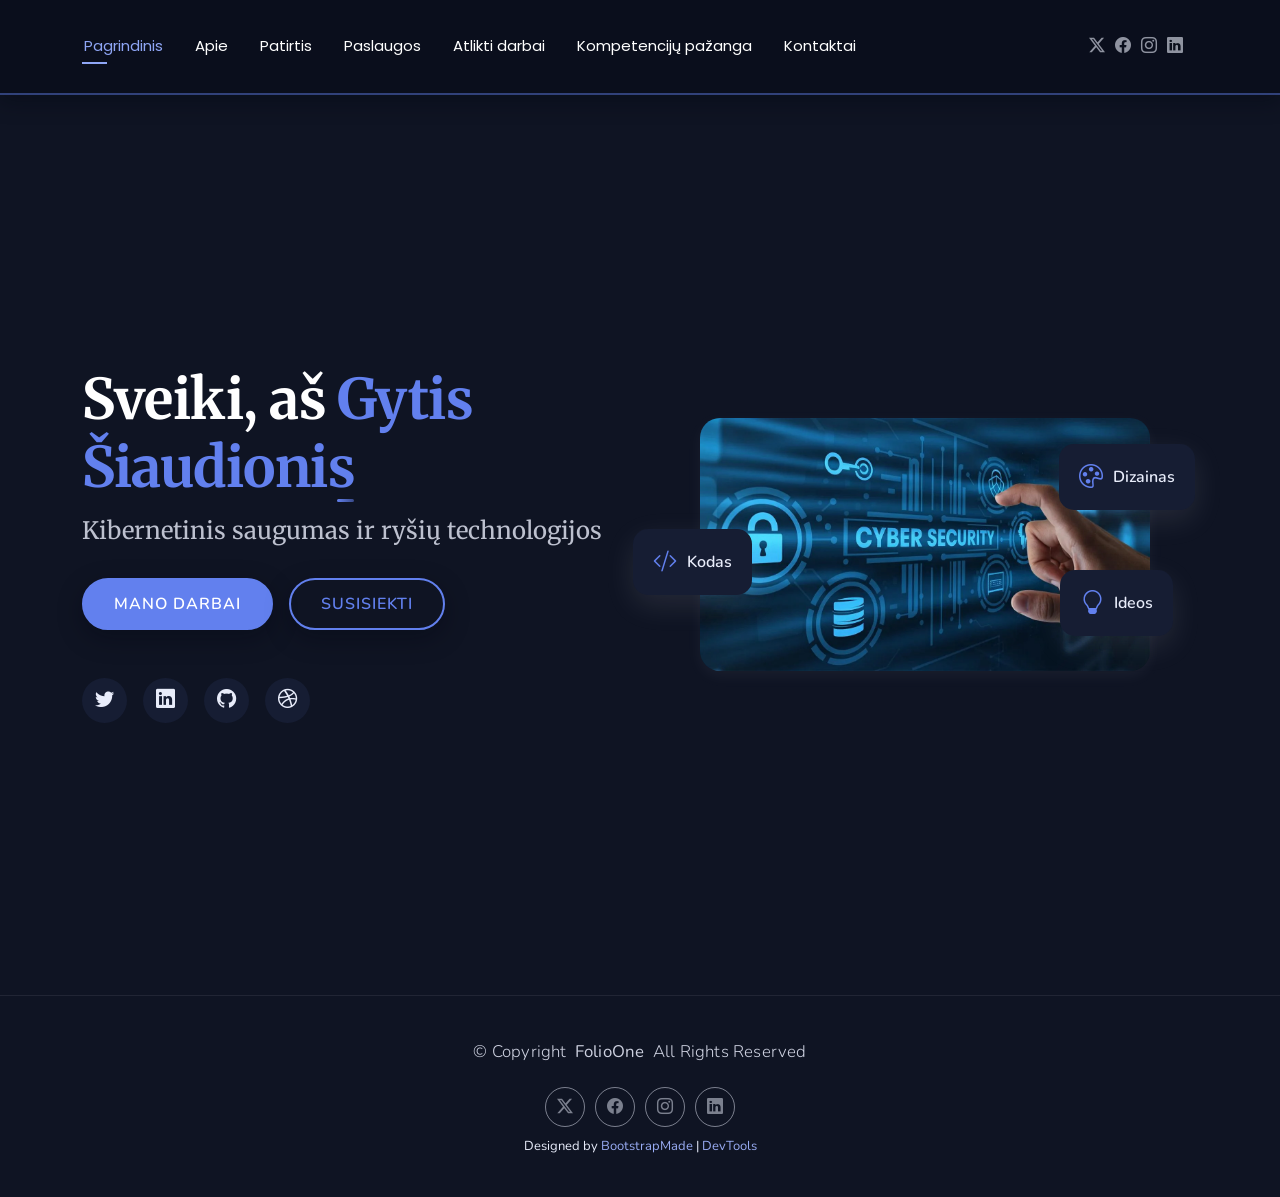
<file: index.html>
<!DOCTYPE html>
<html lang="lt">

<head>
  <meta charset="utf-8">
  <meta content="width=device-width, initial-scale=1.0" name="viewport">
  <title>Mano CV</title>
  <meta name="author" content="Gytis Šiaudionis">
  <meta name="description" content="Gytis Šiaudionis, CV puslapis.">
  <meta name="keywords" content="CV">

  <!-- Favicons -->
  <link href="assets/img/faviconas.jpg" rel="icon">
  <link href="assets/img/apple-touch-icon.png" rel="apple-touch-icon">

  <!-- Fonts -->
  <link href="https://fonts.googleapis.com" rel="preconnect">
  <link href="https://fonts.gstatic.com" rel="preconnect" crossorigin>
  <link href="https://fonts.googleapis.com/css2?family=Roboto:ital,wght@0,100;0,300;0,400;0,500;0,700;0,900;1,100;1,300;1,400;1,500;1,700;1,900&family=Poppins:ital,wght@0,100;0,200;0,300;0,400;0,500;0,600;0,700;0,800;0,900;1,100;1,200;1,300;1,400;1,500;1,600;1,700;1,800;1,900&family=Raleway:ital,wght@0,100;0,200;0,300;0,400;0,500;0,600;0,700;0,800;0,900;1,100;1,200;1,300;1,400;1,500;1,600;1,700;1,800;1,900&display=swap" rel="stylesheet">

  <!-- Vendor CSS Files -->
  <link href="assets/vendor/bootstrap/css/bootstrap.min.css" rel="stylesheet">
  <link href="assets/vendor/bootstrap-icons/bootstrap-icons.css" rel="stylesheet">
  <link href="assets/vendor/aos/aos.css" rel="stylesheet">
  <link href="assets/vendor/swiper/swiper-bundle.min.css" rel="stylesheet">
  <link href="assets/vendor/glightbox/css/glightbox.min.css" rel="stylesheet">

 <!-- Nauji šriftai -->
<link href="https://fonts.googleapis.com/css2?family=Merriweather:wght@400;700;900&family=Nunito:wght@300;400;600;700&display=swap" rel="stylesheet">

<!-- Main CSS File -->
<link href="assets/css/main.css" rel="stylesheet">

<!-- Custom CSS File (po main.css) -->
<link href="assets/css/custom.css" rel="stylesheet">

  <!-- =======================================================
  * Template Name: FolioOne
  * Template URL: https://bootstrapmade.com/folioone-bootstrap-portfolio-website-template/
  * Updated: Aug 23 2025 with Bootstrap v5.3.7
  * Author: BootstrapMade.com
  * License: https://bootstrapmade.com/license/
  ======================================================== -->
</head>

<body class="index-page">

  <header id="header" class="header d-flex align-items-center light-background sticky-top">
    <div class="container position-relative d-flex align-items-center justify-content-between">

      <!-- <a href="index.html" class="logo d-flex align-items-center me-auto me-xl-0">
      <img src="assets/img/logo.webp" alt="">
      <h1 class="sitename">FolioOne</h1> 
    </a> -->

      <nav id="navmenu" class="navmenu">
        <ul>
          <li><a href="index.html" class="active">Pagrindinis</a></li>
          <li><a href="about.html">Apie</a></li>
          <li><a href="resume.html">Patirtis</a></li>
          <li><a href="services.html">Paslaugos</a></li>
          <li><a href="portfolio.html">Atlikti darbai</a></li>
          <li><a href="competence.html">Kompetencijų pažanga</a></li>
          <li><a href="contact.html">Kontaktai</a></li>
        </ul>
        <i class="mobile-nav-toggle d-xl-none bi bi-list"></i>
      </nav>

      <div class="header-social-links">
        <a href="#" class="twitter"><i class="bi bi-twitter-x"></i></a>
        <a href="#" class="facebook"><i class="bi bi-facebook"></i></a>
        <a href="#" class="instagram"><i class="bi bi-instagram"></i></a>
        <a href="#" class="linkedin"><i class="bi bi-linkedin"></i></a>
      </div>

    </div>
  </header>

  <main class="main">

    <!-- Hero Section -->
    <section id="hero" class="hero section">

      <div class="container" data-aos="fade-up" data-aos-delay="100">

        <div class="row gy-4 align-items-center">
          <div class="col-lg-6 order-2 order-lg-1">
            <div class="hero-content">
              <h1 data-aos="fade-up" data-aos-delay="200">Sveiki, aš <span class="highlight">Gytis Šiaudionis</span></h1>
              <h2 data-aos="fade-up" data-aos-delay="300">Kibernetinis saugumas ir ryšių technologijos</h2>
              <div class="hero-actions" data-aos="fade-up" data-aos-delay="500">
                <a href="portfolio.html" class="btn btn-primary">Mano darbai</a>
                <a href="contact.html" class="btn btn-outline">Susisiekti</a>
              </div>
              <div class="social-links" data-aos="fade-up" data-aos-delay="600">
                <a href="#"><i class="bi bi-twitter"></i></a>
                <a href="#"><i class="bi bi-linkedin"></i></a>
                <a href="#"><i class="bi bi-github"></i></a>
                <a href="#"><i class="bi bi-dribbble"></i></a>
              </div>
            </div>
          </div>
          <div class="col-lg-6 order-1 order-lg-2">
            <div class="hero-image" data-aos="zoom-in" data-aos-delay="300">
              <div class="image-wrapper">
                <img src="assets/img/Cybersecurity_certiprof.webp" alt="Nuotrauka Kibernetinis Saugumas (Pagrindinis)" class="img-fluid">
                <div class="floating-elements">
                  <div class="floating-card design" data-aos="fade-left" data-aos-delay="700">
                    <i class="bi bi-palette"></i>
                    <span>Dizainas</span>
                  </div>
                  <div class="floating-card code" data-aos="fade-right" data-aos-delay="800">
                    <i class="bi bi-code-slash"></i>
                    <span>Kodas</span>
                  </div>
                  <div class="floating-card creativity" data-aos="fade-up" data-aos-delay="900">
                    <i class="bi bi-lightbulb"></i>
                    <span>Ideos</span>
                  </div>
                </div>
              </div>
            </div>
          </div>
        </div>

      </div>

    </section><!-- /Hero Section -->

  </main>

  <footer id="footer" class="footer">

    <div class="container">
      <div class="copyright text-center ">
        <p>© <span>Copyright</span> <strong class="px-1 sitename">FolioOne</strong> <span>All Rights Reserved<br></span></p>
      </div>
      <div class="social-links d-flex justify-content-center">
        <a href=""><i class="bi bi-twitter-x"></i></a>
        <a href=""><i class="bi bi-facebook"></i></a>
        <a href=""><i class="bi bi-instagram"></i></a>
        <a href=""><i class="bi bi-linkedin"></i></a>
      </div>
      <div class="credits">
        <!-- All the links in the footer should remain intact. -->
        <!-- You can delete the links only if you've purchased the pro version. -->
        <!-- Licensing information: https://bootstrapmade.com/license/ -->
        <!-- Purchase the pro version with working PHP/AJAX contact form: [buy-url] -->
        Designed by <a href="https://bootstrapmade.com/">BootstrapMade</a> | <a href="https://bootstrapmade.com/tools/">DevTools</a>
      </div>
    </div>

  </footer>

  <!-- Scroll Top -->
  <a href="#" id="scroll-top" class="scroll-top d-flex align-items-center justify-content-center"><i class="bi bi-arrow-up-short"></i></a>

  <!-- Preloader -->
  <div id="preloader"></div>

  <!-- Vendor JS Files -->
  <script src="assets/vendor/bootstrap/js/bootstrap.bundle.min.js"></script>
  <script src="assets/vendor/php-email-form/validate.js"></script>
  <script src="assets/vendor/aos/aos.js"></script>
  <script src="assets/vendor/typed.js/typed.umd.js"></script>
  <script src="assets/vendor/waypoints/noframework.waypoints.js"></script>
  <script src="assets/vendor/purecounter/purecounter_vanilla.js"></script>
  <script src="assets/vendor/swiper/swiper-bundle.min.js"></script>
  <script src="assets/vendor/imagesloaded/imagesloaded.pkgd.min.js"></script>
  <script src="assets/vendor/isotope-layout/isotope.pkgd.min.js"></script>
  <script src="assets/vendor/glightbox/js/glightbox.min.js"></script>

  <!-- Main JS File -->
  <script src="assets/js/main.js"></script>

</body>

</html>
</file>
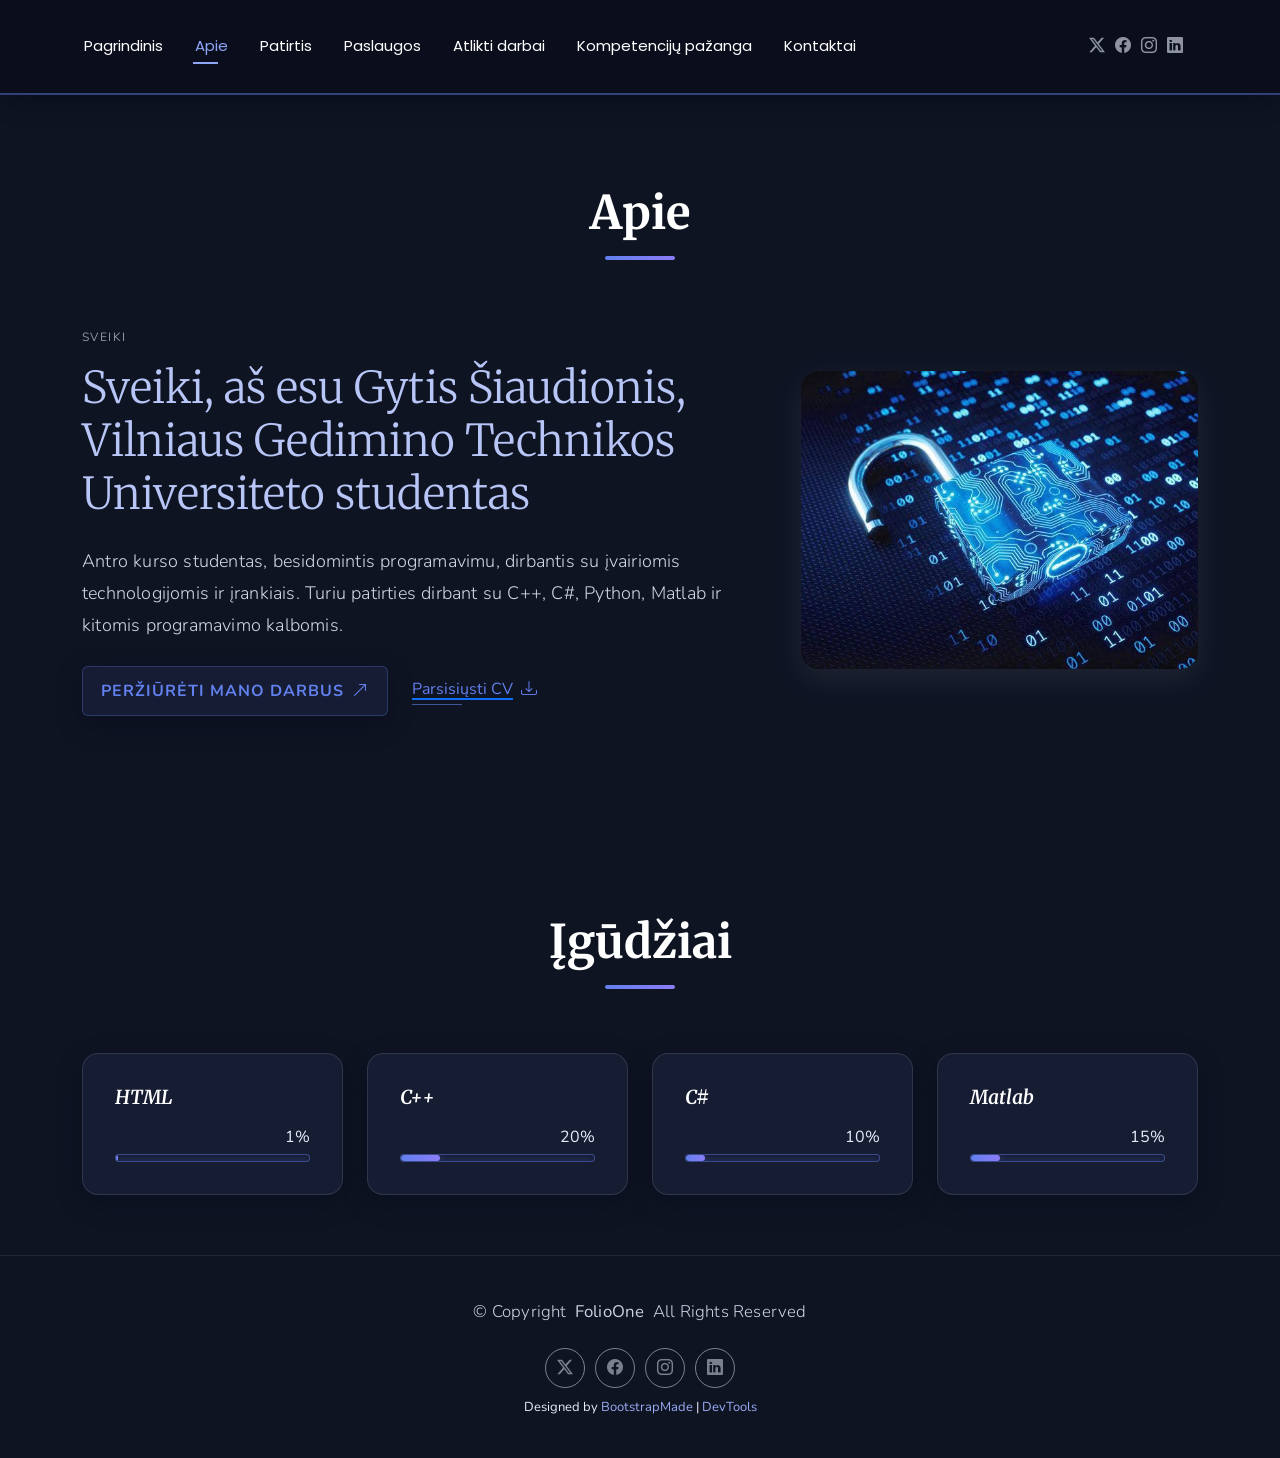
<file: about.html>
<!DOCTYPE html>
<html lang="en">

<head>
  <meta charset="utf-8">
  <meta content="width=device-width, initial-scale=1.0" name="viewport">
  <title>Mano CV</title>
  <meta name="description" content="">
  <meta name="keywords" content="">

  <!-- Favicons -->
  <link href="assets/img/faviconas.jpg" rel="icon">
  <link href="assets/img/apple-touch-icon.png" rel="apple-touch-icon">

  <!-- Fonts -->
  <link href="https://fonts.googleapis.com" rel="preconnect">
  <link href="https://fonts.gstatic.com" rel="preconnect" crossorigin>
  <link href="https://fonts.googleapis.com/css2?family=Roboto:ital,wght@0,100;0,300;0,400;0,500;0,700;0,900;1,100;1,300;1,400;1,500;1,700;1,900&family=Poppins:ital,wght@0,100;0,200;0,300;0,400;0,500;0,600;0,700;0,800;0,900;1,100;1,200;1,300;1,400;1,500;1,600;1,700;1,800;1,900&family=Raleway:ital,wght@0,100;0,200;0,300;0,400;0,500;0,600;0,700;0,800;0,900;1,100;1,200;1,300;1,400;1,500;1,600;1,700;1,800;1,900&display=swap" rel="stylesheet">

  <!-- Vendor CSS Files -->
  <link href="assets/vendor/bootstrap/css/bootstrap.min.css" rel="stylesheet">
  <link href="assets/vendor/bootstrap-icons/bootstrap-icons.css" rel="stylesheet">
  <link href="assets/vendor/aos/aos.css" rel="stylesheet">
  <link href="assets/vendor/swiper/swiper-bundle.min.css" rel="stylesheet">
  <link href="assets/vendor/glightbox/css/glightbox.min.css" rel="stylesheet">

  <!-- Nauji šriftai -->
<link href="https://fonts.googleapis.com/css2?family=Merriweather:wght@400;700;900&family=Nunito:wght@300;400;600;700&display=swap" rel="stylesheet">

<!-- Main CSS File -->
<link href="assets/css/main.css" rel="stylesheet">

<!-- Custom CSS File (po main.css) -->
<link href="assets/css/custom.css" rel="stylesheet">

  <!-- =======================================================
  * Template Name: FolioOne
  * Template URL: https://bootstrapmade.com/folioone-bootstrap-portfolio-website-template/
  * Updated: Aug 23 2025 with Bootstrap v5.3.7
  * Author: BootstrapMade.com
  * License: https://bootstrapmade.com/license/
  ======================================================== -->
</head>

<body class="about-page">

  <header id="header" class="header d-flex align-items-center light-background sticky-top">
    <div class="container position-relative d-flex align-items-center justify-content-between">

      <!-- <a href="index.html" class="logo d-flex align-items-center me-auto me-xl-0">
      <img src="assets/img/logo.webp" alt="">
      <h1 class="sitename">FolioOne</h1> 
    </a> -->

      <nav id="navmenu" class="navmenu">
        <ul>
          <li><a href="index.html">Pagrindinis</a></li>
          <li><a href="about.html" class="active">Apie</a></li>
          <li><a href="resume.html">Patirtis</a></li>
          <li><a href="services.html">Paslaugos</a></li>
          <li><a href="portfolio.html">Atlikti darbai</a></li>
          <li><a href="competence.html">Kompetencijų pažanga</a></li>
          <li><a href="contact.html">Kontaktai</a></li>
        </ul>
        <i class="mobile-nav-toggle d-xl-none bi bi-list"></i>
      </nav>

      <div class="header-social-links">
        <a href="#" class="twitter"><i class="bi bi-twitter-x"></i></a>
        <a href="#" class="facebook"><i class="bi bi-facebook"></i></a>
        <a href="#" class="instagram"><i class="bi bi-instagram"></i></a>
        <a href="#" class="linkedin"><i class="bi bi-linkedin"></i></a>
      </div>

    </div>
  </header>

  <main class="main">

    <!-- About Section -->
    <section id="about" class="about section">

      <!-- Section Title -->
      <div class="container section-title" data-aos="fade-up">
        <h2>Apie</h2>
      </div><!-- End Section Title -->

      <div class="container" data-aos="fade-up" data-aos-delay="100">

        <!-- Intro + Photo -->
        <div class="row align-items-center justify-content-between gy-5 mb-5">
          <div class="col-lg-7" data-aos="fade-right" data-aos-delay="150">
            <div class="intro-content">
              <span class="eyebrow">Sveiki</span>
              <h2 class="headline">Sveiki, aš esu Gytis Šiaudionis, Vilniaus Gedimino Technikos Universiteto studentas</h2>
              <p class="lead">
                Antro kurso studentas, besidomintis programavimu, dirbantis su įvairiomis technologijomis ir įrankiais. Turiu patirties dirbant su C++, C#, Python, Matlab ir kitomis programavimo kalbomis.
              </p>
              <p>
              
              </p>

              <div class="cta-group">
                <a href="#portfolio" class="btn-ghost">
                  Peržiūrėti mano darbus <i class="bi bi-arrow-up-right"></i>
                </a>
                <a href="#" class="link-underline">
                  Parsisiųsti CV <i class="bi bi-download"></i>
                </a>
              </div>
            </div>
          </div>

          <div class="col-lg-5" data-aos="zoom-in" data-aos-delay="250">
            <figure class="profile-figure text-center text-lg-end">
              <img src="assets/img/ApieNuotrauka.jpeg" alt="Nuotrauka Kibernetinis Saugumas (Apie)" class="img-fluid profile-photo">
            </figure>
          </div>
        </div>
        <!-- End Intro + Photo -->
      </div>
    </section><!-- /About Section -->

    <!-- Skills Section -->
    <section id="skills" class="skills section">

      <!-- Section Title -->
      <div class="container section-title" data-aos="fade-up">
        <h2>Įgūdžiai</h2>
      </div><!-- End Section Title -->

      <div class="container" data-aos="fade-up" data-aos-delay="100">

        <div class="row g-4 skills-animation">

          <div class="col-md-6 col-lg-3" data-aos="fade-up" data-aos-delay="100">
            <div class="skill-box">
              <h3>HTML</h3>
              <span class="text-end d-block">1%</span>
              <div class="progress">
                <div class="progress-bar" role="progressbar" aria-valuenow="1" aria-valuemin="0" aria-valuemax="100"></div>
              </div>
            </div>
          </div>

          <div class="col-md-6 col-lg-3" data-aos="fade-up" data-aos-delay="200">
            <div class="skill-box">
              <h3>C++</h3>
              <span class="text-end d-block">20%</span>
              <div class="progress">
                <div class="progress-bar" role="progressbar" aria-valuenow="20" aria-valuemin="0" aria-valuemax="100"></div>
              </div>
            </div>
          </div>

          <div class="col-md-6 col-lg-3" data-aos="fade-up" data-aos-delay="300">
            <div class="skill-box">
              <h3>C#</h3>
              <span class="text-end d-block">10%</span>
              <div class="progress">
                <div class="progress-bar" role="progressbar" aria-valuenow="10" aria-valuemin="0" aria-valuemax="100"></div>
              </div>
            </div>
          </div>

          <div class="col-md-6 col-lg-3" data-aos="fade-up" data-aos-delay="400">
            <div class="skill-box">
              <h3>Matlab</h3>
              <span class="text-end d-block">15%</span>
              <div class="progress">
                <div class="progress-bar" role="progressbar" aria-valuenow="15" aria-valuemin="0" aria-valuemax="100">
                </div>
              </div>
            </div>
          </div>

        </div>

      </div>

    </section><!-- /Skills Section -->
  </main>

  <footer id="footer" class="footer">

    <div class="container">
      <div class="copyright text-center ">
        <p>© <span>Copyright</span> <strong class="px-1 sitename">FolioOne</strong> <span>All Rights Reserved<br></span></p>
      </div>
      <div class="social-links d-flex justify-content-center">
        <a href=""><i class="bi bi-twitter-x"></i></a>
        <a href=""><i class="bi bi-facebook"></i></a>
        <a href=""><i class="bi bi-instagram"></i></a>
        <a href=""><i class="bi bi-linkedin"></i></a>
      </div>
      <div class="credits">
        <!-- All the links in the footer should remain intact. -->
        <!-- You can delete the links only if you've purchased the pro version. -->
        <!-- Licensing information: https://bootstrapmade.com/license/ -->
        <!-- Purchase the pro version with working PHP/AJAX contact form: [buy-url] -->
        Designed by <a href="https://bootstrapmade.com/">BootstrapMade</a> | <a href="https://bootstrapmade.com/tools/">DevTools</a>
      </div>
    </div>

  </footer>

  <!-- Scroll Top -->
  <a href="#" id="scroll-top" class="scroll-top d-flex align-items-center justify-content-center"><i class="bi bi-arrow-up-short"></i></a>

  <!-- Preloader -->
  <div id="preloader"></div>

  <!-- Vendor JS Files -->
  <script src="assets/vendor/bootstrap/js/bootstrap.bundle.min.js"></script>
  <script src="assets/vendor/php-email-form/validate.js"></script>
  <script src="assets/vendor/aos/aos.js"></script>
  <script src="assets/vendor/typed.js/typed.umd.js"></script>
  <script src="assets/vendor/waypoints/noframework.waypoints.js"></script>
  <script src="assets/vendor/purecounter/purecounter_vanilla.js"></script>
  <script src="assets/vendor/swiper/swiper-bundle.min.js"></script>
  <script src="assets/vendor/imagesloaded/imagesloaded.pkgd.min.js"></script>
  <script src="assets/vendor/isotope-layout/isotope.pkgd.min.js"></script>
  <script src="assets/vendor/glightbox/js/glightbox.min.js"></script>

  <!-- Main JS File -->
  <script src="assets/js/main.js"></script>

</body>

</html>
</file>
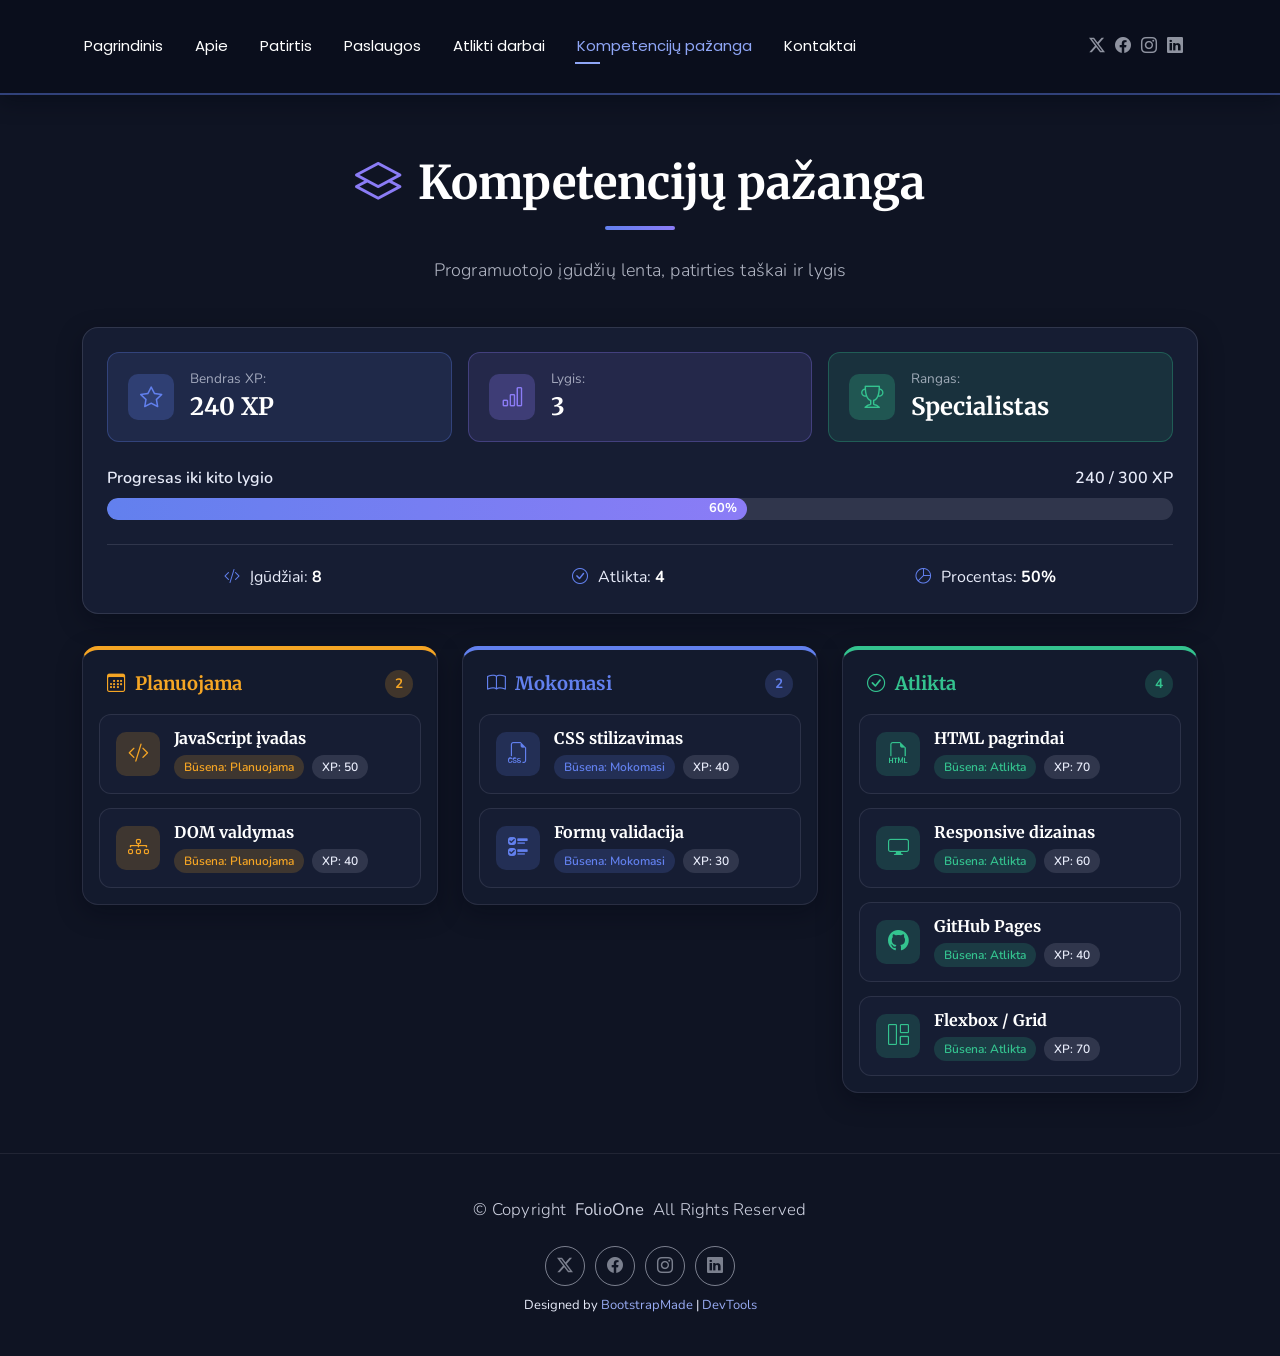
<file: competence.html>
<!DOCTYPE html>
<html lang="lt">

<head>
  <meta charset="utf-8">
  <meta content="width=device-width, initial-scale=1.0" name="viewport">
  <title>Kompetencijų pažanga</title>
  <meta name="description" content="">
  <meta name="keywords" content="">

  <!-- Favicons -->
  <link href="assets/img/faviconas.jpg" rel="icon">
  <link href="assets/img/apple-touch-icon.png" rel="apple-touch-icon">

  <!-- Fonts -->
  <link href="https://fonts.googleapis.com" rel="preconnect">
  <link href="https://fonts.gstatic.com" rel="preconnect" crossorigin>
  <link href="https://fonts.googleapis.com/css2?family=Roboto:ital,wght@0,100;0,300;0,400;0,500;0,700;0,900;1,100;1,300;1,400;1,500;1,700;1,900&family=Poppins:ital,wght@0,100;0,200;0,300;0,400;0,500;0,600;0,700;0,800;0,900;1,100;1,200;1,300;1,400;1,500;1,600;1,700;1,800;1,900&family=Raleway:ital,wght@0,100;0,200;0,300;0,400;0,500;0,600;0,700;0,800;0,900;1,100;1,200;1,300;1,400;1,500;1,600;1,700;1,800;1,900&display=swap" rel="stylesheet">

  <!-- Vendor CSS Files -->
  <link href="assets/vendor/bootstrap/css/bootstrap.min.css" rel="stylesheet">
  <link href="assets/vendor/bootstrap-icons/bootstrap-icons.css" rel="stylesheet">
  <link href="assets/vendor/aos/aos.css" rel="stylesheet">
  <link href="assets/vendor/swiper/swiper-bundle.min.css" rel="stylesheet">
  <link href="assets/vendor/glightbox/css/glightbox.min.css" rel="stylesheet">

  <!-- Nauji šriftai -->
  <link href="https://fonts.googleapis.com/css2?family=Merriweather:wght@400;700;900&family=Nunito:wght@300;400;600;700&display=swap" rel="stylesheet">

  <!-- Main CSS File -->
  <link href="assets/css/main.css" rel="stylesheet">

  <!-- Custom CSS File (po main.css) -->
  <link href="assets/css/custom.css" rel="stylesheet">
</head>

<body class="competence-page">

  <header id="header" class="header d-flex align-items-center light-background sticky-top">
    <div class="container position-relative d-flex align-items-center justify-content-between">

      <nav id="navmenu" class="navmenu">
        <ul>
          <li><a href="index.html">Pagrindinis</a></li>
          <li><a href="about.html">Apie</a></li>
          <li><a href="resume.html">Patirtis</a></li>
          <li><a href="services.html">Paslaugos</a></li>
          <li><a href="portfolio.html">Atlikti darbai</a></li>
          <li><a href="competence.html" class="active">Kompetencijų pažanga</a></li>
          <li><a href="contact.html">Kontaktai</a></li>
        </ul>
        <i class="mobile-nav-toggle d-xl-none bi bi-list"></i>
      </nav>

      <div class="header-social-links">
        <a href="#" class="twitter"><i class="bi bi-twitter-x"></i></a>
        <a href="#" class="facebook"><i class="bi bi-facebook"></i></a>
        <a href="#" class="instagram"><i class="bi bi-instagram"></i></a>
        <a href="#" class="linkedin"><i class="bi bi-linkedin"></i></a>
      </div>

    </div>
  </header>

  <main class="main">

    <!-- Competence Section -->
    <section id="competence" class="competence section">

      <!-- Section Title -->
      <div class="container section-title" data-aos="fade-up">
        <h2><i class="bi bi-layers"></i> Kompetencijų pažanga</h2>
        <p>Programuotojo įgūdžių lenta, patirties taškai ir lygis</p>
      </div><!-- End Section Title -->

      <div class="container" data-aos="fade-up" data-aos-delay="100">

        <!-- XP, lygis, rangas + progresas + statistika -->
        <div class="kp-panel kp-overview">

          <div class="kp-summary">
            <div class="kp-stat-card kp-xp">
              <i class="bi bi-star"></i>
              <div>
                <span class="kp-label">Bendras XP:</span>
                <strong class="kp-value">240 XP</strong>
              </div>
            </div>
            <div class="kp-stat-card kp-level">
              <i class="bi bi-bar-chart"></i>
              <div>
                <span class="kp-label">Lygis:</span>
                <strong class="kp-value">3</strong>
              </div>
            </div>
            <div class="kp-stat-card kp-rank">
              <i class="bi bi-trophy"></i>
              <div>
                <span class="kp-label">Rangas:</span>
                <strong class="kp-value">Specialistas</strong>
              </div>
            </div>
          </div>

          <div class="kp-progress-block">
            <div class="kp-progress-head">
              <span>Progresas iki kito lygio</span>
              <span>240 / 300 XP</span>
            </div>
            <div class="kp-progress" role="progressbar" aria-valuenow="60" aria-valuemin="0" aria-valuemax="100">
              <div class="kp-progress-fill">60%</div>
            </div>
          </div>

          <div class="kp-stats">
            <div class="kp-stats-item"><i class="bi bi-code-slash"></i> Įgūdžiai: <strong>8</strong></div>
            <div class="kp-stats-item"><i class="bi bi-check-circle"></i> Atlikta: <strong>4</strong></div>
            <div class="kp-stats-item"><i class="bi bi-pie-chart"></i> Procentas: <strong>50%</strong></div>
          </div>

        </div>

        <!-- Skill Kanban -->
        <div class="kp-board">

          <!-- Planuojama -->
          <div class="kp-column kp-planned" data-aos="fade-up" data-aos-delay="100">
            <div class="kp-column-head">
              <h3><i class="bi bi-calendar3"></i> Planuojama</h3>
              <span class="kp-count">2</span>
            </div>
            <div class="kp-cards">
              <article class="kp-card">
                <div class="kp-card-icon"><i class="bi bi-code-slash"></i></div>
                <div class="kp-card-body">
                  <h4>JavaScript įvadas</h4>
                  <div class="kp-card-meta">
                    <span class="kp-status">Būsena: Planuojama</span>
                    <span class="kp-xp-pill">XP: 50</span>
                  </div>
                </div>
              </article>
              <article class="kp-card">
                <div class="kp-card-icon"><i class="bi bi-diagram-3"></i></div>
                <div class="kp-card-body">
                  <h4>DOM valdymas</h4>
                  <div class="kp-card-meta">
                    <span class="kp-status">Būsena: Planuojama</span>
                    <span class="kp-xp-pill">XP: 40</span>
                  </div>
                </div>
              </article>
            </div>
          </div>

          <!-- Mokomasi -->
          <div class="kp-column kp-learning" data-aos="fade-up" data-aos-delay="200">
            <div class="kp-column-head">
              <h3><i class="bi bi-book"></i> Mokomasi</h3>
              <span class="kp-count">2</span>
            </div>
            <div class="kp-cards">
              <article class="kp-card">
                <div class="kp-card-icon"><i class="bi bi-filetype-css"></i></div>
                <div class="kp-card-body">
                  <h4>CSS stilizavimas</h4>
                  <div class="kp-card-meta">
                    <span class="kp-status">Būsena: Mokomasi</span>
                    <span class="kp-xp-pill">XP: 40</span>
                  </div>
                </div>
              </article>
              <article class="kp-card">
                <div class="kp-card-icon"><i class="bi bi-ui-checks"></i></div>
                <div class="kp-card-body">
                  <h4>Formų validacija</h4>
                  <div class="kp-card-meta">
                    <span class="kp-status">Būsena: Mokomasi</span>
                    <span class="kp-xp-pill">XP: 30</span>
                  </div>
                </div>
              </article>
            </div>
          </div>

          <!-- Atlikta -->
          <div class="kp-column kp-done" data-aos="fade-up" data-aos-delay="300">
            <div class="kp-column-head">
              <h3><i class="bi bi-check-circle"></i> Atlikta</h3>
              <span class="kp-count">4</span>
            </div>
            <div class="kp-cards">
              <article class="kp-card">
                <div class="kp-card-icon"><i class="bi bi-filetype-html"></i></div>
                <div class="kp-card-body">
                  <h4>HTML pagrindai</h4>
                  <div class="kp-card-meta">
                    <span class="kp-status">Būsena: Atlikta</span>
                    <span class="kp-xp-pill">XP: 70</span>
                  </div>
                </div>
              </article>
              <article class="kp-card">
                <div class="kp-card-icon"><i class="bi bi-display"></i></div>
                <div class="kp-card-body">
                  <h4>Responsive dizainas</h4>
                  <div class="kp-card-meta">
                    <span class="kp-status">Būsena: Atlikta</span>
                    <span class="kp-xp-pill">XP: 60</span>
                  </div>
                </div>
              </article>
              <article class="kp-card">
                <div class="kp-card-icon"><i class="bi bi-github"></i></div>
                <div class="kp-card-body">
                  <h4>GitHub Pages</h4>
                  <div class="kp-card-meta">
                    <span class="kp-status">Būsena: Atlikta</span>
                    <span class="kp-xp-pill">XP: 40</span>
                  </div>
                </div>
              </article>
              <article class="kp-card">
                <div class="kp-card-icon"><i class="bi bi-grid-1x2"></i></div>
                <div class="kp-card-body">
                  <h4>Flexbox / Grid</h4>
                  <div class="kp-card-meta">
                    <span class="kp-status">Būsena: Atlikta</span>
                    <span class="kp-xp-pill">XP: 70</span>
                  </div>
                </div>
              </article>
            </div>
          </div>

        </div>

      </div>

    </section><!-- /Competence Section -->

  </main>

  <footer id="footer" class="footer">
    <div class="container">
      <div class="copyright text-center ">
        <p>© <span>Copyright</span> <strong class="px-1 sitename">FolioOne</strong> <span>All Rights Reserved<br></span></p>
      </div>
      <div class="social-links d-flex justify-content-center">
        <a href=""><i class="bi bi-twitter-x"></i></a>
        <a href=""><i class="bi bi-facebook"></i></a>
        <a href=""><i class="bi bi-instagram"></i></a>
        <a href=""><i class="bi bi-linkedin"></i></a>
      </div>
      <div class="credits">
        Designed by <a href="https://bootstrapmade.com/">BootstrapMade</a> | <a href="https://bootstrapmade.com/tools/">DevTools</a>
      </div>
    </div>
  </footer>

  <!-- Scroll Top -->
  <a href="#" id="scroll-top" class="scroll-top d-flex align-items-center justify-content-center"><i class="bi bi-arrow-up-short"></i></a>

  <!-- Preloader -->
  <div id="preloader"></div>

  <!-- Vendor JS Files -->
  <script src="assets/vendor/bootstrap/js/bootstrap.bundle.min.js"></script>
  <script src="assets/vendor/php-email-form/validate.js"></script>
  <script src="assets/vendor/aos/aos.js"></script>
  <script src="assets/vendor/typed.js/typed.umd.js"></script>
  <script src="assets/vendor/waypoints/noframework.waypoints.js"></script>
  <script src="assets/vendor/purecounter/purecounter_vanilla.js"></script>
  <script src="assets/vendor/swiper/swiper-bundle.min.js"></script>
  <script src="assets/vendor/imagesloaded/imagesloaded.pkgd.min.js"></script>
  <script src="assets/vendor/isotope-layout/isotope.pkgd.min.js"></script>
  <script src="assets/vendor/glightbox/js/glightbox.min.js"></script>

  <!-- Main JS File -->
  <script src="assets/js/main.js"></script>

</body>

</html>
</file>
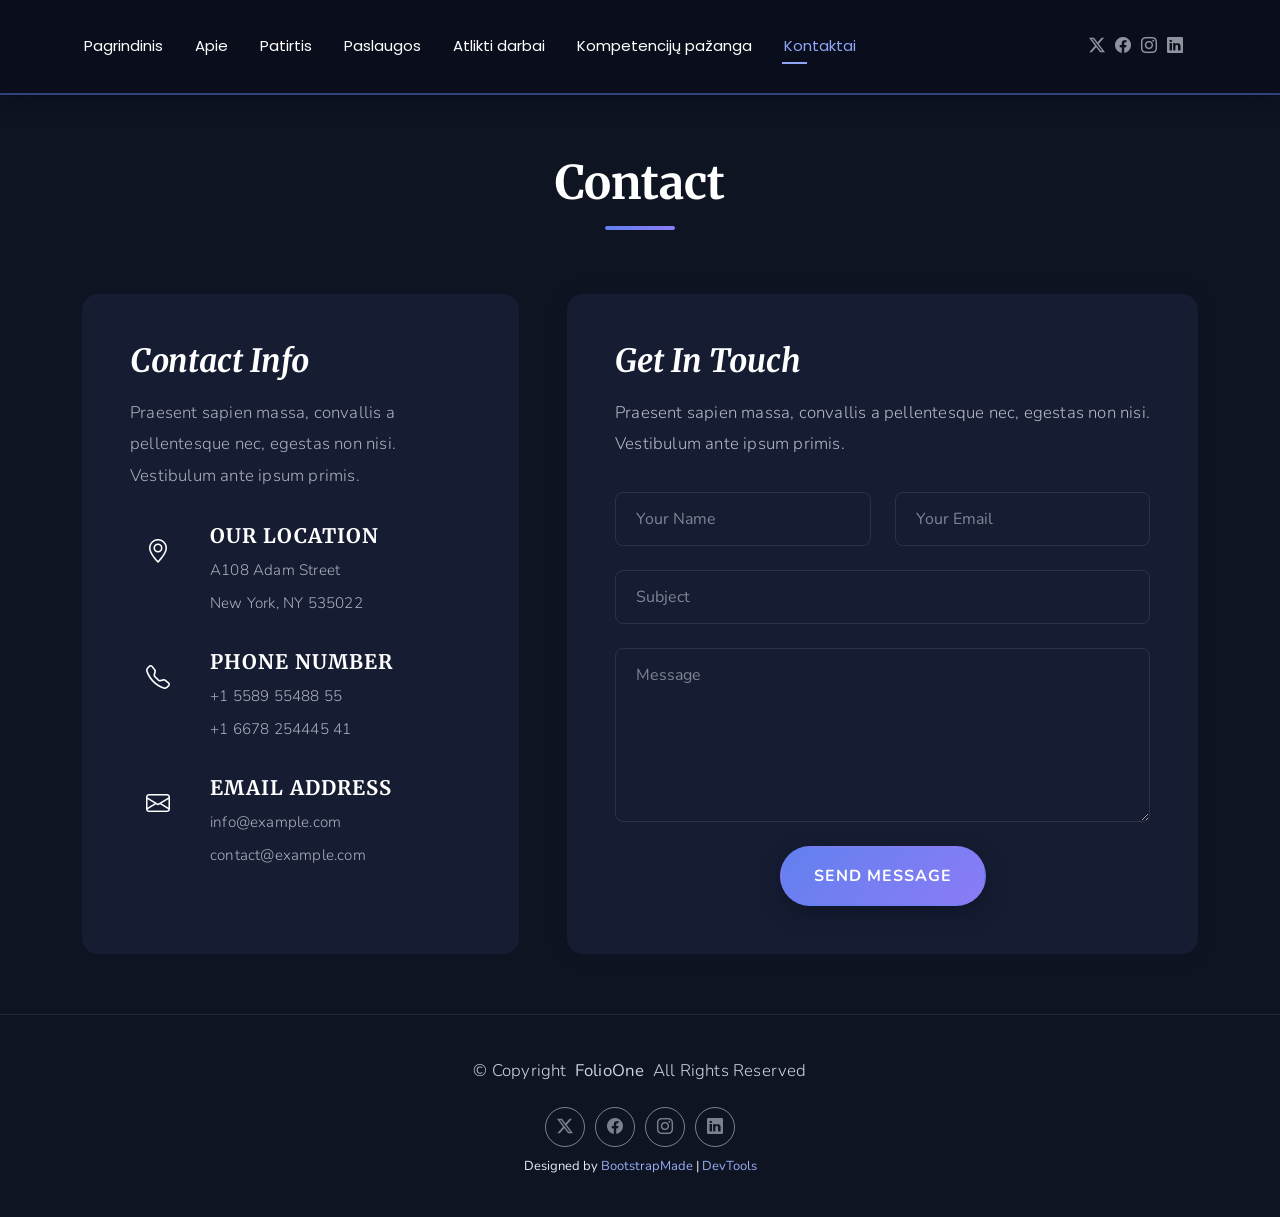
<file: contact.html>
<!DOCTYPE html>
<html lang="en">

<head>
  <meta charset="utf-8">
  <meta content="width=device-width, initial-scale=1.0" name="viewport">
  <title>Contact - FolioOne Bootstrap Template</title>
  <meta name="description" content="">
  <meta name="keywords" content="">

  <!-- Favicons -->
  <link href="assets/img/faviconas.jpg" rel="icon">
  <link href="assets/img/apple-touch-icon.png" rel="apple-touch-icon">

  <!-- Fonts -->
  <link href="https://fonts.googleapis.com" rel="preconnect">
  <link href="https://fonts.gstatic.com" rel="preconnect" crossorigin>
  <link href="https://fonts.googleapis.com/css2?family=Roboto:ital,wght@0,100;0,300;0,400;0,500;0,700;0,900;1,100;1,300;1,400;1,500;1,700;1,900&family=Poppins:ital,wght@0,100;0,200;0,300;0,400;0,500;0,600;0,700;0,800;0,900;1,100;1,200;1,300;1,400;1,500;1,600;1,700;1,800;1,900&family=Raleway:ital,wght@0,100;0,200;0,300;0,400;0,500;0,600;0,700;0,800;0,900;1,100;1,200;1,300;1,400;1,500;1,600;1,700;1,800;1,900&display=swap" rel="stylesheet">

  <!-- Vendor CSS Files -->
  <link href="assets/vendor/bootstrap/css/bootstrap.min.css" rel="stylesheet">
  <link href="assets/vendor/bootstrap-icons/bootstrap-icons.css" rel="stylesheet">
  <link href="assets/vendor/aos/aos.css" rel="stylesheet">
  <link href="assets/vendor/swiper/swiper-bundle.min.css" rel="stylesheet">
  <link href="assets/vendor/glightbox/css/glightbox.min.css" rel="stylesheet">

<!-- Nauji šriftai -->
<link href="https://fonts.googleapis.com/css2?family=Merriweather:wght@400;700;900&family=Nunito:wght@300;400;600;700&display=swap" rel="stylesheet">

<!-- Main CSS File -->
<link href="assets/css/main.css" rel="stylesheet">

<!-- Custom CSS File (po main.css) -->
<link href="assets/css/custom.css" rel="stylesheet">
  <!-- =======================================================
  * Template Name: FolioOne
  * Template URL: https://bootstrapmade.com/folioone-bootstrap-portfolio-website-template/
  * Updated: Aug 23 2025 with Bootstrap v5.3.7
  * Author: BootstrapMade.com
  * License: https://bootstrapmade.com/license/
  ======================================================== -->
</head>

<body class="contact-page">

  <header id="header" class="header d-flex align-items-center light-background sticky-top">
    <div class="container position-relative d-flex align-items-center justify-content-between">

      <!-- <a href="index.html" class="logo d-flex align-items-center me-auto me-xl-0">
      <img src="assets/img/logo.webp" alt="">
      <h1 class="sitename">FolioOne</h1> 
    </a> -->

      <nav id="navmenu" class="navmenu">
        <ul>
          <li><a href="index.html">Pagrindinis</a></li>
          <li><a href="about.html">Apie</a></li>
          <li><a href="resume.html">Patirtis</a></li>
          <li><a href="services.html">Paslaugos</a></li>
          <li><a href="portfolio.html">Atlikti darbai</a></li>
          <li><a href="competence.html">Kompetencijų pažanga</a></li>
          <li><a href="contact.html" class="active">Kontaktai</a></li>
        </ul>
        <i class="mobile-nav-toggle d-xl-none bi bi-list"></i>
      </nav>

      <div class="header-social-links">
        <a href="#" class="twitter"><i class="bi bi-twitter-x"></i></a>
        <a href="#" class="facebook"><i class="bi bi-facebook"></i></a>
        <a href="#" class="instagram"><i class="bi bi-instagram"></i></a>
        <a href="#" class="linkedin"><i class="bi bi-linkedin"></i></a>
      </div>

    </div>
  </header>

  <main class="main">

    <!-- Contact Section -->
    <section id="contact" class="contact section">

      <!-- Section Title -->
      <div class="container section-title" data-aos="fade-up">
        <h2>Contact</h2>
      </div><!-- End Section Title -->

      <div class="container" data-aos="fade-up" data-aos-delay="100">

        <div class="row g-4 g-lg-5">
          <div class="col-lg-5">
            <div class="info-box" data-aos="fade-up" data-aos-delay="200">
              <h3>Contact Info</h3>
              <p>Praesent sapien massa, convallis a pellentesque nec, egestas non nisi. Vestibulum ante ipsum primis.</p>

              <div class="info-item" data-aos="fade-up" data-aos-delay="300">
                <div class="icon-box">
                  <i class="bi bi-geo-alt"></i>
                </div>
                <div class="content">
                  <h4>Our Location</h4>
                  <p>A108 Adam Street</p>
                  <p>New York, NY 535022</p>
                </div>
              </div>

              <div class="info-item" data-aos="fade-up" data-aos-delay="400">
                <div class="icon-box">
                  <i class="bi bi-telephone"></i>
                </div>
                <div class="content">
                  <h4>Phone Number</h4>
                  <p>+1 5589 55488 55</p>
                  <p>+1 6678 254445 41</p>
                </div>
              </div>

              <div class="info-item" data-aos="fade-up" data-aos-delay="500">
                <div class="icon-box">
                  <i class="bi bi-envelope"></i>
                </div>
                <div class="content">
                  <h4>Email Address</h4>
                  <p>info@example.com</p>
                  <p>contact@example.com</p>
                </div>
              </div>
            </div>
          </div>

          <div class="col-lg-7">
            <div class="contact-form" data-aos="fade-up" data-aos-delay="300">
              <h3>Get In Touch</h3>
              <p>Praesent sapien massa, convallis a pellentesque nec, egestas non nisi. Vestibulum ante ipsum primis.</p>

              <form action="forms/contact.php" method="post" class="php-email-form" data-aos="fade-up" data-aos-delay="200">
                <div class="row gy-4">

                  <div class="col-md-6">
                    <input type="text" name="name" class="form-control" placeholder="Your Name" required="">
                  </div>

                  <div class="col-md-6 ">
                    <input type="email" class="form-control" name="email" placeholder="Your Email" required="">
                  </div>

                  <div class="col-12">
                    <input type="text" class="form-control" name="subject" placeholder="Subject" required="">
                  </div>

                  <div class="col-12">
                    <textarea class="form-control" name="message" rows="6" placeholder="Message" required=""></textarea>
                  </div>

                  <div class="col-12 text-center">
                    <div class="loading">Loading</div>
                    <div class="error-message"></div>
                    <div class="sent-message">Your message has been sent. Thank you!</div>

                    <button type="submit" class="btn">Send Message</button>
                  </div>

                </div>
              </form>

            </div>
          </div>

        </div>

      </div>

    </section><!-- /Contact Section -->

  </main>

  <footer id="footer" class="footer">

    <div class="container">
      <div class="copyright text-center ">
        <p>© <span>Copyright</span> <strong class="px-1 sitename">FolioOne</strong> <span>All Rights Reserved<br></span></p>
      </div>
      <div class="social-links d-flex justify-content-center">
        <a href=""><i class="bi bi-twitter-x"></i></a>
        <a href=""><i class="bi bi-facebook"></i></a>
        <a href=""><i class="bi bi-instagram"></i></a>
        <a href=""><i class="bi bi-linkedin"></i></a>
      </div>
      <div class="credits">
        <!-- All the links in the footer should remain intact. -->
        <!-- You can delete the links only if you've purchased the pro version. -->
        <!-- Licensing information: https://bootstrapmade.com/license/ -->
        <!-- Purchase the pro version with working PHP/AJAX contact form: [buy-url] -->
        Designed by <a href="https://bootstrapmade.com/">BootstrapMade</a> | <a href="https://bootstrapmade.com/tools/">DevTools</a>
      </div>
    </div>

  </footer>

  <!-- Scroll Top -->
  <a href="#" id="scroll-top" class="scroll-top d-flex align-items-center justify-content-center"><i class="bi bi-arrow-up-short"></i></a>

  <!-- Preloader -->
  <div id="preloader"></div>

  <!-- Vendor JS Files -->
  <script src="assets/vendor/bootstrap/js/bootstrap.bundle.min.js"></script>
  <script src="assets/vendor/php-email-form/validate.js"></script>
  <script src="assets/vendor/aos/aos.js"></script>
  <script src="assets/vendor/typed.js/typed.umd.js"></script>
  <script src="assets/vendor/waypoints/noframework.waypoints.js"></script>
  <script src="assets/vendor/purecounter/purecounter_vanilla.js"></script>
  <script src="assets/vendor/swiper/swiper-bundle.min.js"></script>
  <script src="assets/vendor/imagesloaded/imagesloaded.pkgd.min.js"></script>
  <script src="assets/vendor/isotope-layout/isotope.pkgd.min.js"></script>
  <script src="assets/vendor/glightbox/js/glightbox.min.js"></script>

  <!-- Main JS File -->
  <script src="assets/js/main.js"></script>

</body>

</html>
</file>
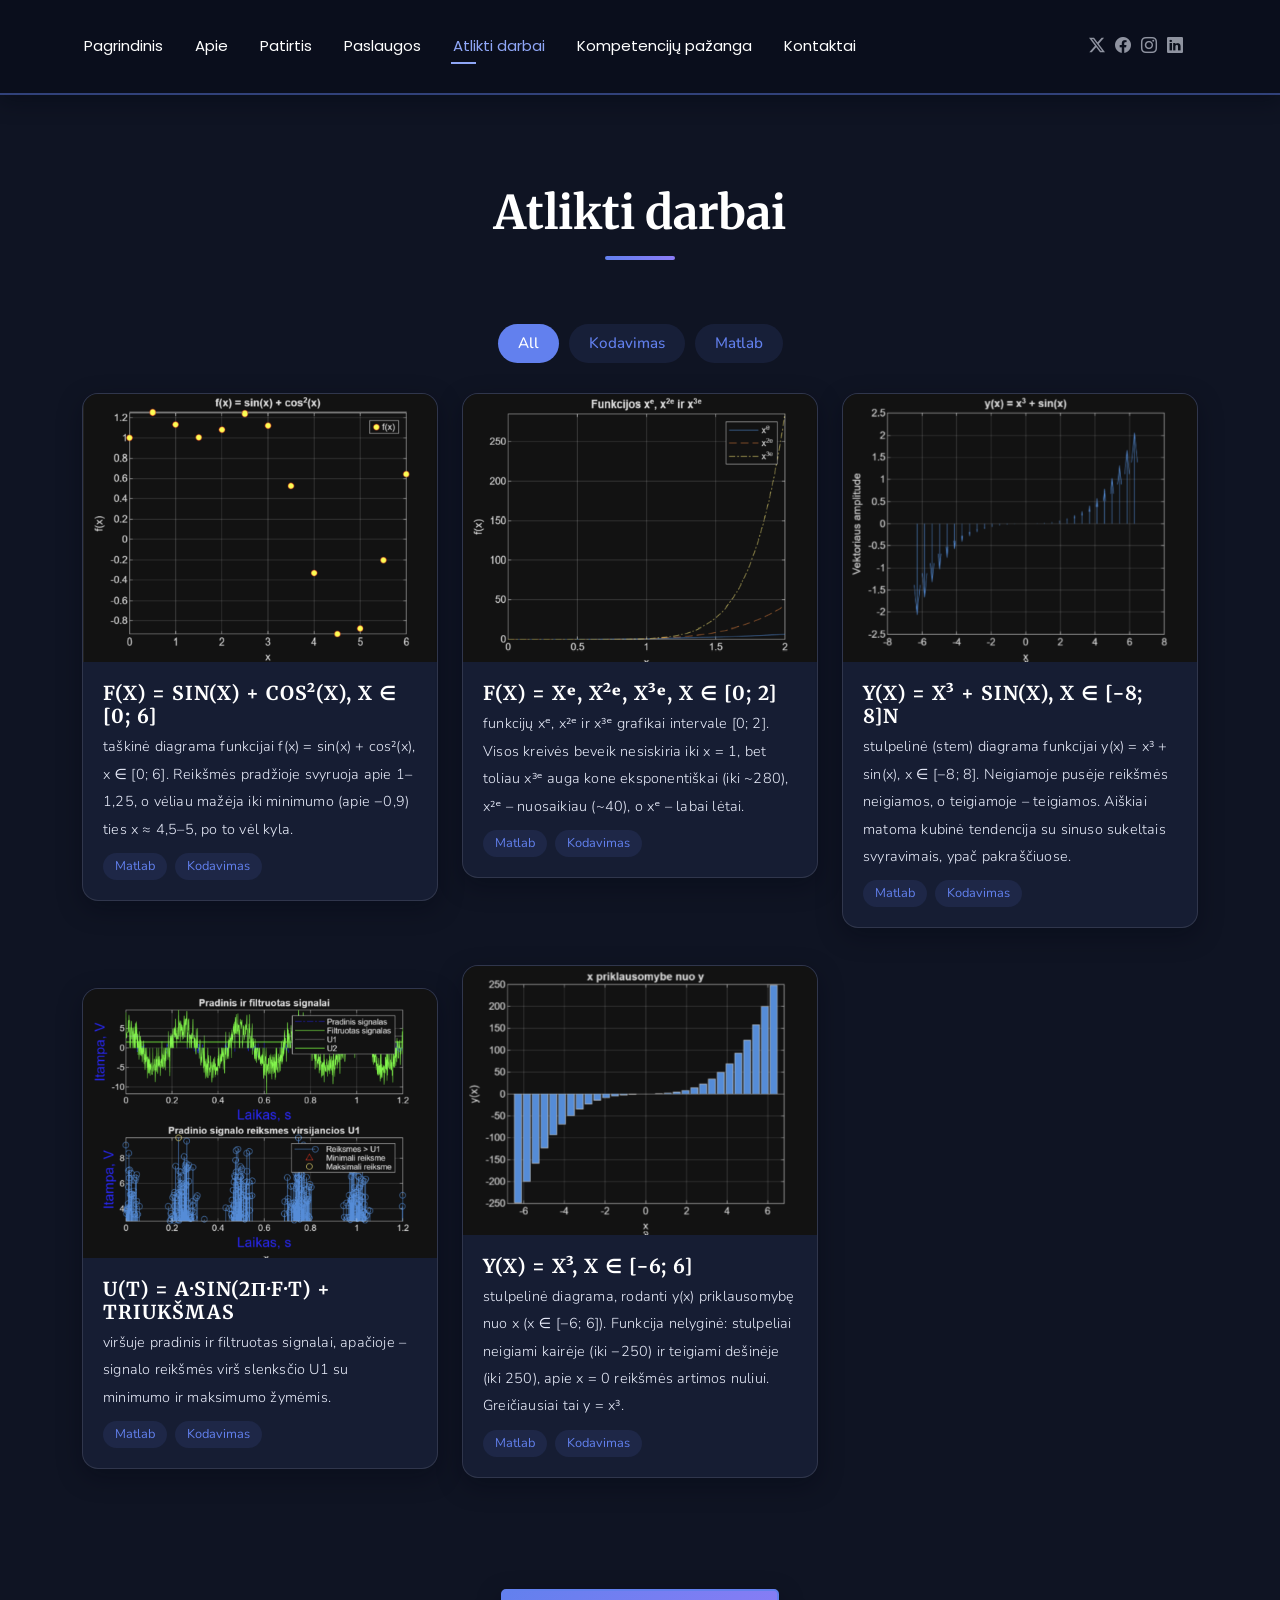
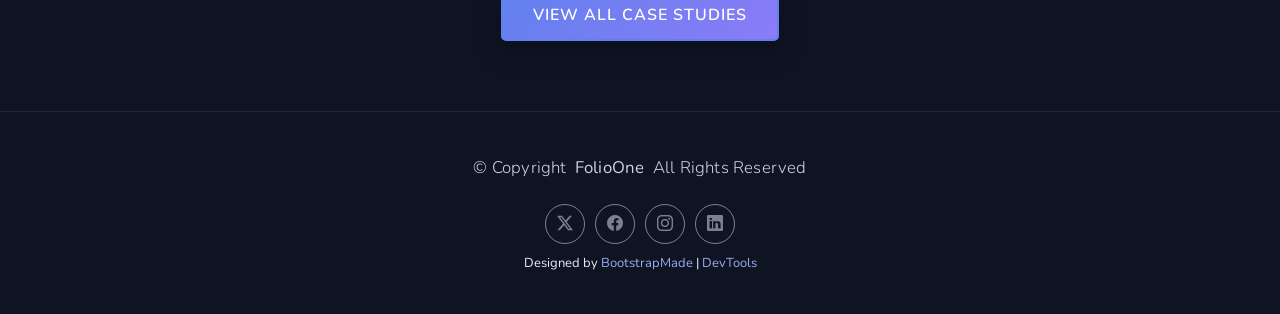
<file: portfolio.html>
<!DOCTYPE html>
<html lang="en">

<head>
  <meta charset="utf-8">
  <meta content="width=device-width, initial-scale=1.0" name="viewport">
  <title>Portfolio - FolioOne Bootstrap Template</title>
  <meta name="description" content="">
  <meta name="keywords" content="">

  <!-- Favicons -->
  <link href="assets/img/faviconas.jpg" rel="icon">
  <link href="assets/img/apple-touch-icon.png" rel="apple-touch-icon">

  <!-- Fonts -->
  <link href="https://fonts.googleapis.com" rel="preconnect">
  <link href="https://fonts.gstatic.com" rel="preconnect" crossorigin>
  <link href="https://fonts.googleapis.com/css2?family=Roboto:ital,wght@0,100;0,300;0,400;0,500;0,700;0,900;1,100;1,300;1,400;1,500;1,700;1,900&family=Poppins:ital,wght@0,100;0,200;0,300;0,400;0,500;0,600;0,700;0,800;0,900;1,100;1,200;1,300;1,400;1,500;1,600;1,700;1,800;1,900&family=Raleway:ital,wght@0,100;0,200;0,300;0,400;0,500;0,600;0,700;0,800;0,900;1,100;1,200;1,300;1,400;1,500;1,600;1,700;1,800;1,900&display=swap" rel="stylesheet">

  <!-- Vendor CSS Files -->
  <link href="assets/vendor/bootstrap/css/bootstrap.min.css" rel="stylesheet">
  <link href="assets/vendor/bootstrap-icons/bootstrap-icons.css" rel="stylesheet">
  <link href="assets/vendor/aos/aos.css" rel="stylesheet">
  <link href="assets/vendor/swiper/swiper-bundle.min.css" rel="stylesheet">
  <link href="assets/vendor/glightbox/css/glightbox.min.css" rel="stylesheet">

<!-- Nauji šriftai -->
<link href="https://fonts.googleapis.com/css2?family=Merriweather:wght@400;700;900&family=Nunito:wght@300;400;600;700&display=swap" rel="stylesheet">

<!-- Main CSS File -->
<link href="assets/css/main.css" rel="stylesheet">

<!-- Custom CSS File (po main.css) -->
<link href="assets/css/custom.css" rel="stylesheet">

  <!-- =======================================================
  * Template Name: FolioOne
  * Template URL: https://bootstrapmade.com/folioone-bootstrap-portfolio-website-template/
  * Updated: Aug 23 2025 with Bootstrap v5.3.7
  * Author: BootstrapMade.com
  * License: https://bootstrapmade.com/license/
  ======================================================== -->
</head>

<body class="portfolio-page">

  <header id="header" class="header d-flex align-items-center light-background sticky-top">
    <div class="container position-relative d-flex align-items-center justify-content-between">

      <!-- <a href="index.html" class="logo d-flex align-items-center me-auto me-xl-0">
      <img src="assets/img/logo.webp" alt="">
      <h1 class="sitename">FolioOne</h1> 
    </a> -->

      <nav id="navmenu" class="navmenu">
        <ul>
          <li><a href="index.html">Pagrindinis</a></li>
          <li><a href="about.html">Apie</a></li>
          <li><a href="resume.html">Patirtis</a></li>
          <li><a href="services.html">Paslaugos</a></li>
          <li><a href="portfolio.html" class="active">Atlikti darbai</a></li>
          <li><a href="competence.html">Kompetencijų pažanga</a></li>
          <li><a href="contact.html">Kontaktai</a></li>
        </ul>
        <i class="mobile-nav-toggle d-xl-none bi bi-list"></i>
      </nav>

      <div class="header-social-links">
        <a href="#" class="twitter"><i class="bi bi-twitter-x"></i></a>
        <a href="#" class="facebook"><i class="bi bi-facebook"></i></a>
        <a href="#" class="instagram"><i class="bi bi-instagram"></i></a>
        <a href="#" class="linkedin"><i class="bi bi-linkedin"></i></a>
      </div>

    </div>
  </header>

  <main class="main">

    <!-- Portfolio Section -->
    <section id="portfolio" class="portfolio section">

      <!-- Section Title -->
      <div class="container section-title" data-aos="fade-up">
        <h2>Atlikti darbai</h2>
      </div><!-- End Section Title -->

      <div class="container" data-aos="fade-up" data-aos-delay="100">

        <div class="isotope-layout" data-default-filter="*" data-layout="masonry" data-sort="original-order">
          <ul class="portfolio-filters isotope-filters" data-aos="fade-up" data-aos-delay="200">
            <li data-filter="*" class="filter-active">All</li>
            <li data-filter=".filter-kodavimas">Kodavimas</li>
            <li data-filter=".filter-matlab">Matlab</li>
          </ul><!-- End Portfolio Filters -->

          <div class="row gy-4 isotope-container" data-aos="fade-up" data-aos-delay="300">
            <div class="col-lg-4 col-md-6 portfolio-item isotope-item filter-matlab">
              <div class="portfolio-card">
                <div class="portfolio-img">
                  <img src="assets/img/Lentele1.png" alt="Lentele 1" class="img-fluid">
                  <div class="portfolio-overlay">
                    <a href="assets/img/Lentele1.png" class="glightbox portfolio-lightbox"><i class="bi bi-plus"></i></a>
                    <a href="#" class="portfolio-details-link"><i class="bi bi-link"></i></a>
                  </div>
                </div>
                <div class="portfolio-info">
                  <h4>f(x) = sin(x) + cos²(x), x ∈ [0; 6]</h4>
                  <p>taškinė diagrama funkcijai f(x) = sin(x) + cos²(x), x ∈ [0; 6]. Reikšmės pradžioje svyruoja apie 1–1,25, o vėliau mažėja iki minimumo (apie −0,9) ties x ≈ 4,5–5, po to vėl kyla.</p>
                  <div class="portfolio-tags">
                    <span>Matlab</span>
                    <span>Kodavimas</span>
                  </div>
                </div>
              </div>
            </div>

            <div class="col-lg-4 col-md-6 portfolio-item isotope-item filter-kodavimas">
              <div class="portfolio-card">
                <div class="portfolio-img">
                  <img src="assets/img/Lentele2.png" alt="Lentele 2" class="img-fluid">
                  <div class="portfolio-overlay">
                    <a href="assets/img/Lentele2.png" class="glightbox portfolio-lightbox"><i class="bi bi-plus"></i></a>
                    <a href="#" class="portfolio-details-link"><i class="bi bi-link"></i></a>
                  </div>
                </div>
                <div class="portfolio-info">
                  <h4>f(x) = xᵉ, x²ᵉ, x³ᵉ, x ∈ [0; 2]</h4>
                  <p>funkcijų xᵉ, x²ᵉ ir x³ᵉ grafikai intervale [0; 2]. Visos kreivės beveik nesiskiria iki x = 1, bet toliau x³ᵉ auga kone eksponentiškai (iki ~280), x²ᵉ – nuosaikiau (~40), o xᵉ – labai lėtai.</p>
                  <div class="portfolio-tags">
                    <span>Matlab</span>
                    <span>Kodavimas</span>
                  </div>
                </div>
              </div>
            </div>

            <div class="col-lg-4 col-md-6 portfolio-item isotope-item filter-matlab">
              <div class="portfolio-card">
                <div class="portfolio-img">
                  <img src="assets/img/Lentele3.png" alt="Lentele 3" class="img-fluid">
                  <div class="portfolio-overlay">
                    <a href="assets/img/Lentele3.png" class="glightbox portfolio-lightbox"><i class="bi bi-plus"></i></a>
                    <a href="#" class="portfolio-details-link"><i class="bi bi-link"></i></a>
                  </div>
                </div>
                <div class="portfolio-info">
                  <h4>y(x) = x³ + sin(x), x ∈ [−8; 8]n</h4>
                  <p>stulpelinė (stem) diagrama funkcijai y(x) = x³ + sin(x), x ∈ [−8; 8]. Neigiamoje pusėje reikšmės neigiamos, o teigiamoje – teigiamos. Aiškiai matoma kubinė tendencija su sinuso sukeltais svyravimais, ypač pakraščiuose.</p>
                  <div class="portfolio-tags">
                    <span>Matlab</span>
                    <span>Kodavimas</span>
                  </div>
                </div>
              </div>
            </div>

            <div class="col-lg-4 col-md-6 portfolio-item isotope-item filter-kodavimas">
              <div class="portfolio-card">
                <div class="portfolio-img">
                  <img src="assets/img/Lentele4.png" alt="Lentele 4" class="img-fluid">
                  <div class="portfolio-overlay">
                    <a href="assets/img/Lentele4.png" class="glightbox portfolio-lightbox"><i class="bi bi-plus"></i></a>
                    <a href="#" class="portfolio-details-link"><i class="bi bi-link"></i></a>
                  </div>
                </div>
                <div class="portfolio-info">
                  <h4>y(x) = x³, x ∈ [−6; 6]</h4>
                  <p>stulpelinė diagrama, rodanti y(x) priklausomybę nuo x (x ∈ [−6; 6]). Funkcija nelyginė: stulpeliai neigiami kairėje (iki −250) ir teigiami dešinėje (iki 250), apie x = 0 reikšmės artimos nuliui. Greičiausiai tai y = x³.</p>
                  <div class="portfolio-tags">
                    <span>Matlab</span>
                    <span>Kodavimas</span>
                  </div>
                </div>
              </div>
            </div>

            <div class="col-lg-4 col-md-6 portfolio-item isotope-item filter-kodavimas">
              <div class="portfolio-card">
                <div class="portfolio-img">
                  <img src="assets/img/Lentele5.png" alt="Lentele 5" class="img-fluid">
                  <div class="portfolio-overlay">
                    <a href="assets/img/Lentele5.png" class="glightbox portfolio-lightbox"><i class="bi bi-plus"></i></a>
                    <a href="#" class="portfolio-details-link"><i class="bi bi-link"></i></a>
                  </div>
                </div>
                <div class="portfolio-info">
                  <h4>u(t) = A·sin(2π·f·t) + triukšmas</h4>
                  <p>viršuje pradinis ir filtruotas signalai, apačioje – signalo reikšmės virš slenksčio U1 su minimumo ir maksimumo žymėmis.</p>
                  <div class="portfolio-tags">
                    <span>Matlab</span>
                    <span>Kodavimas</span>
                  </div>
                </div>
              </div>
            </div>


          </div><!-- End Portfolio Items Container -->

        </div>

        <div class="text-center mt-5" data-aos="fade-up" data-aos-delay="400">
          <a href="#portfolio" class="btn btn-primary">View All Case Studies</a>
        </div>

      </div>

    </section><!-- /Portfolio Section -->

  </main>

  <footer id="footer" class="footer">

    <div class="container">
      <div class="copyright text-center ">
        <p>© <span>Copyright</span> <strong class="px-1 sitename">FolioOne</strong> <span>All Rights Reserved<br></span></p>
      </div>
      <div class="social-links d-flex justify-content-center">
        <a href=""><i class="bi bi-twitter-x"></i></a>
        <a href=""><i class="bi bi-facebook"></i></a>
        <a href=""><i class="bi bi-instagram"></i></a>
        <a href=""><i class="bi bi-linkedin"></i></a>
      </div>
      <div class="credits">
        <!-- All the links in the footer should remain intact. -->
        <!-- You can delete the links only if you've purchased the pro version. -->
        <!-- Licensing information: https://bootstrapmade.com/license/ -->
        <!-- Purchase the pro version with working PHP/AJAX contact form: [buy-url] -->
        Designed by <a href="https://bootstrapmade.com/">BootstrapMade</a> | <a href="https://bootstrapmade.com/tools/">DevTools</a>
      </div>
    </div>

  </footer>

  <!-- Scroll Top -->
  <a href="#" id="scroll-top" class="scroll-top d-flex align-items-center justify-content-center"><i class="bi bi-arrow-up-short"></i></a>

  <!-- Preloader -->
  <div id="preloader"></div>

  <!-- Vendor JS Files -->
  <script src="assets/vendor/bootstrap/js/bootstrap.bundle.min.js"></script>
  <script src="assets/vendor/php-email-form/validate.js"></script>
  <script src="assets/vendor/aos/aos.js"></script>
  <script src="assets/vendor/typed.js/typed.umd.js"></script>
  <script src="assets/vendor/waypoints/noframework.waypoints.js"></script>
  <script src="assets/vendor/purecounter/purecounter_vanilla.js"></script>
  <script src="assets/vendor/swiper/swiper-bundle.min.js"></script>
  <script src="assets/vendor/imagesloaded/imagesloaded.pkgd.min.js"></script>
  <script src="assets/vendor/isotope-layout/isotope.pkgd.min.js"></script>
  <script src="assets/vendor/glightbox/js/glightbox.min.js"></script>

  <!-- Main JS File -->
  <script src="assets/js/main.js"></script>

</body>

</html>
</file>
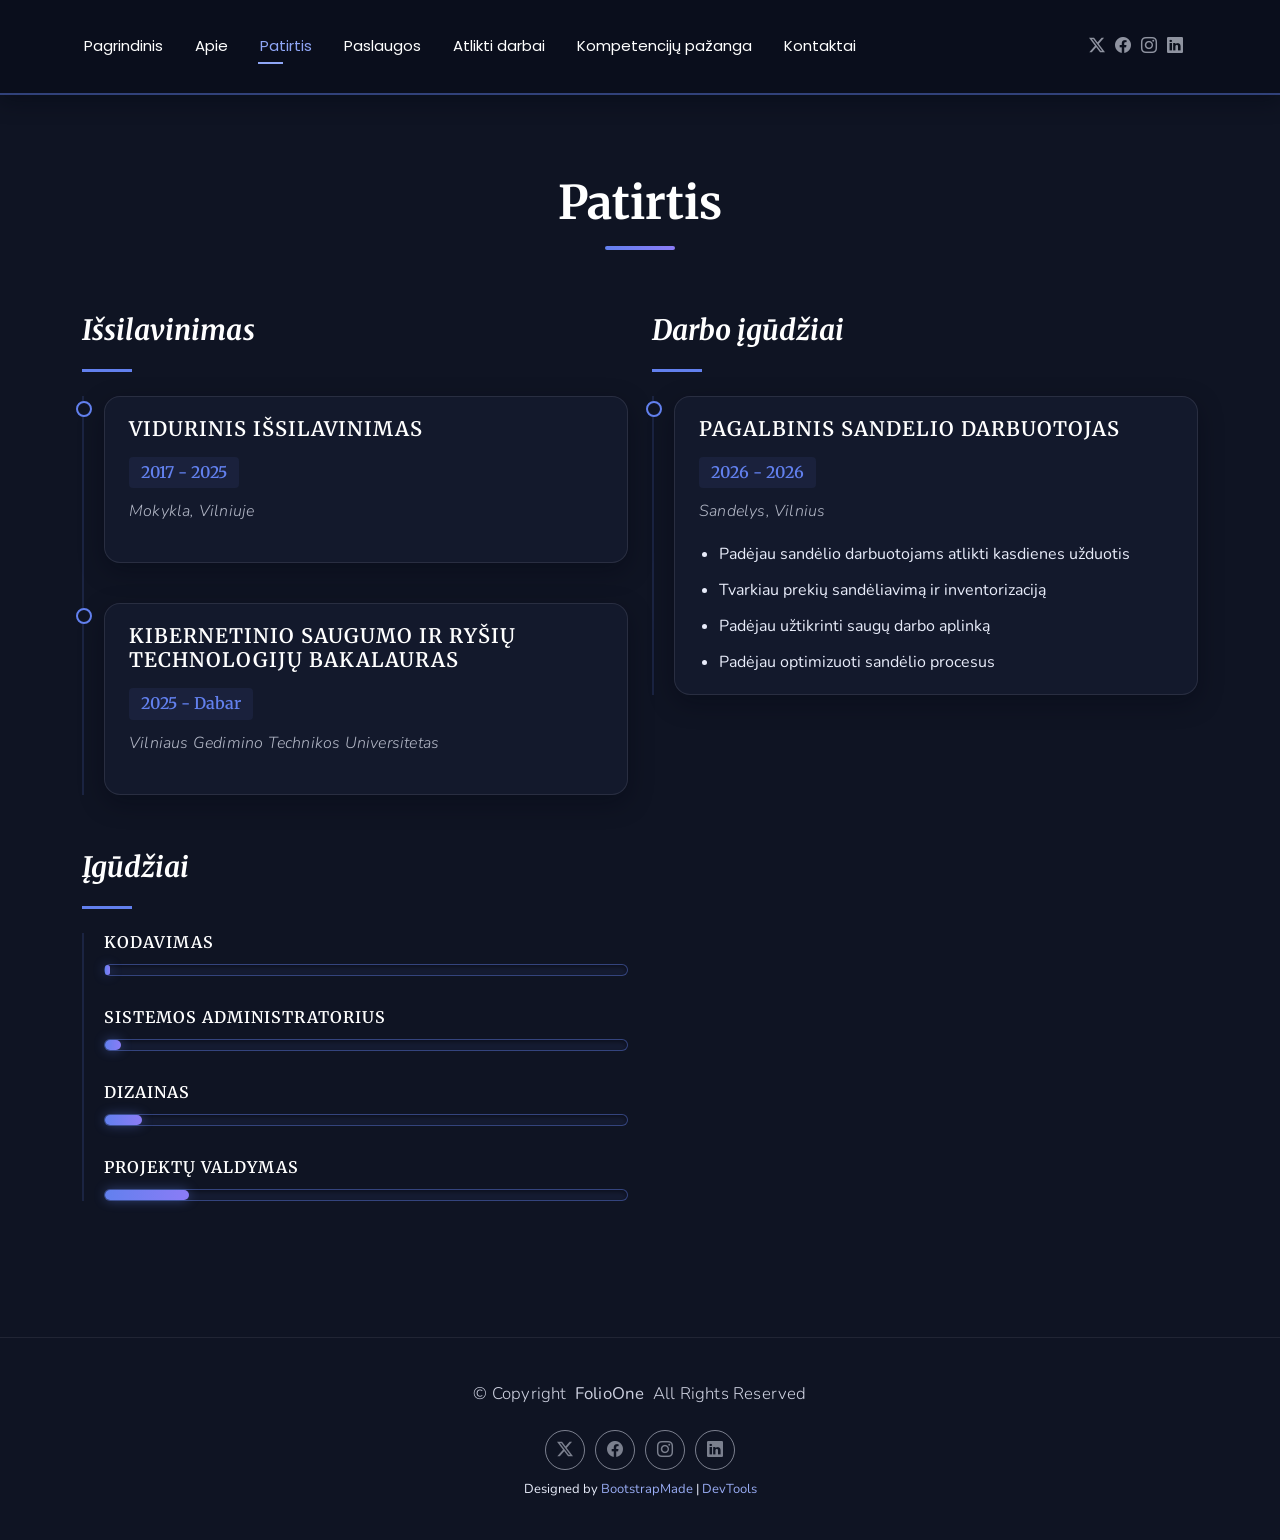
<file: resume.html>
<!DOCTYPE html>
<html lang="en">

<head>
  <meta charset="utf-8">
  <meta content="width=device-width, initial-scale=1.0" name="viewport">
  <title>Resume - FolioOne Bootstrap Template</title>
  <meta name="description" content="">
  <meta name="keywords" content="">

  <!-- Favicons -->
  <link href="assets/img/faviconas.jpg" rel="icon">
  <link href="assets/img/apple-touch-icon.png" rel="apple-touch-icon">

  <!-- Fonts -->
  <link href="https://fonts.googleapis.com" rel="preconnect">
  <link href="https://fonts.gstatic.com" rel="preconnect" crossorigin>
  <link href="https://fonts.googleapis.com/css2?family=Roboto:ital,wght@0,100;0,300;0,400;0,500;0,700;0,900;1,100;1,300;1,400;1,500;1,700;1,900&family=Poppins:ital,wght@0,100;0,200;0,300;0,400;0,500;0,600;0,700;0,800;0,900;1,100;1,200;1,300;1,400;1,500;1,600;1,700;1,800;1,900&family=Raleway:ital,wght@0,100;0,200;0,300;0,400;0,500;0,600;0,700;0,800;0,900;1,100;1,200;1,300;1,400;1,500;1,600;1,700;1,800;1,900&display=swap" rel="stylesheet">

  <!-- Vendor CSS Files -->
  <link href="assets/vendor/bootstrap/css/bootstrap.min.css" rel="stylesheet">
  <link href="assets/vendor/bootstrap-icons/bootstrap-icons.css" rel="stylesheet">
  <link href="assets/vendor/aos/aos.css" rel="stylesheet">
  <link href="assets/vendor/swiper/swiper-bundle.min.css" rel="stylesheet">
  <link href="assets/vendor/glightbox/css/glightbox.min.css" rel="stylesheet">

<!-- Nauji šriftai -->
<link href="https://fonts.googleapis.com/css2?family=Merriweather:wght@400;700;900&family=Nunito:wght@300;400;600;700&display=swap" rel="stylesheet">

<!-- Main CSS File -->
<link href="assets/css/main.css" rel="stylesheet">

<!-- Custom CSS File (po main.css) -->
<link href="assets/css/custom.css" rel="stylesheet">

  <!-- =======================================================
  * Template Name: FolioOne
  * Template URL: https://bootstrapmade.com/folioone-bootstrap-portfolio-website-template/
  * Updated: Aug 23 2025 with Bootstrap v5.3.7
  * Author: BootstrapMade.com
  * License: https://bootstrapmade.com/license/
  ======================================================== -->
</head>

<body class="resume-page">

  <header id="header" class="header d-flex align-items-center light-background sticky-top">
    <div class="container position-relative d-flex align-items-center justify-content-between">

      <!-- <a href="index.html" class="logo d-flex align-items-center me-auto me-xl-0">
      <img src="assets/img/logo.webp" alt="">
      <h1 class="sitename">FolioOne</h1> 
    </a> -->

      <nav id="navmenu" class="navmenu">
        <ul>
          <li><a href="index.html">Pagrindinis</a></li>
          <li><a href="about.html">Apie</a></li>
          <li><a href="resume.html" class="active">Patirtis</a></li>
          <li><a href="services.html">Paslaugos</a></li>
          <li><a href="portfolio.html">Atlikti darbai</a></li>
          <li><a href="competence.html">Kompetencijų pažanga</a></li>
          <li><a href="contact.html">Kontaktai</a></li>
        </ul>
        <i class="mobile-nav-toggle d-xl-none bi bi-list"></i>
      </nav>

      <div class="header-social-links">
        <a href="#" class="twitter"><i class="bi bi-twitter-x"></i></a>
        <a href="#" class="facebook"><i class="bi bi-facebook"></i></a>
        <a href="#" class="instagram"><i class="bi bi-instagram"></i></a>
        <a href="#" class="linkedin"><i class="bi bi-linkedin"></i></a>
      </div>

    </div>
  </header>

  <main class="main">

    <!-- Resume Section -->
    <section id="resume" class="resume section">

      <!-- Section Title -->
      <div class="container section-title" data-aos="fade-up">
        <h2>Patirtis</h2>
      </div><!-- End Section Title -->

      <div class="container" data-aos="fade-up" data-aos-delay="100">

        <div class="row">
          <div class="col-lg-6">

            <!-- Education Section -->
            <div class="resume-item" data-aos="fade-up">
              <h3 class="resume-title">Išsilavinimas</h3>

              <div class="resume-content">
                <article class="education-item">
                  <h4>Vidurinis Išsilavinimas</h4>
                  <h5>2017 - 2025</h5>
                  <p class="institution"><em>Mokykla, Vilniuje</em></p>
                </article>

                <article class="education-item">
                  <h4>Kibernetinio  saugumo ir ryšių technologijų bakalauras</h4>
                  <h5>2025 - Dabar</h5>
                  <p class="institution"><em>Vilniaus Gedimino Technikos Universitetas</em></p>
                </article>
              </div>
            </div><!-- End Education Section -->

            <!-- Professional Skills Section -->
            <div class="resume-item skills-animation" data-aos="fade-up">
              <h3 class="resume-title">Įgūdžiai</h3>

              <div class="resume-content">
                <div class="skill-item">
                  <h4>Kodavimas</h4>
                  <div class="progress">
                    <div class="progress-bar" role="progressbar" aria-valuenow="1" aria-valuemin="0" aria-valuemax="100"></div>
                  </div>
                </div>

                <div class="skill-item">
                  <h4>Sistemos Administratorius</h4>
                  <div class="progress">
                    <div class="progress-bar" role="progressbar" aria-valuenow="3" aria-valuemin="0" aria-valuemax="100"></div>
                  </div>
                </div>

                <div class="skill-item">
                  <h4>Dizainas</h4>
                  <div class="progress">
                    <div class="progress-bar" role="progressbar" aria-valuenow="7" aria-valuemin="0" aria-valuemax="100"></div>
                  </div>
                </div>

                <div class="skill-item">
                  <h4>Projektų valdymas</h4>
                  <div class="progress">
                    <div class="progress-bar" role="progressbar" aria-valuenow="16" aria-valuemin="0" aria-valuemax="100"></div>
                  </div>
                </div>
              </div>
            </div><!-- End Professional Skills Section -->
          </div>

          <div class="col-lg-6">
            <!-- Experience Section -->
            <div class="resume-item" data-aos="fade-up" data-aos-delay="100">
              <h3 class="resume-title">Darbo įgūdžiai</h3>

              <div class="resume-content">
                <article class="experience-item">
                  <h4>Pagalbinis sandelio darbuotojas</h4>
                  <h5>2026 - 2026</h5>
                  <p class="company"><em>Sandelys, Vilnius</em></p>
                  <ul>
                    <li>Padėjau sandėlio darbuotojams atlikti kasdienes užduotis</li>
                    <li>Tvarkiau prekių sandėliavimą ir inventorizaciją</li>
                    <li>Padėjau užtikrinti saugų darbo aplinką</li>
                    <li>Padėjau optimizuoti sandėlio procesus</li>
                  </ul>
                </article>
              </div>
            </div><!-- End Experience Section -->
          </div>
        </div>

      </div>

    </section><!-- /Resume Section -->

  </main>

  <footer id="footer" class="footer">

    <div class="container">
      <div class="copyright text-center ">
        <p>© <span>Copyright</span> <strong class="px-1 sitename">FolioOne</strong> <span>All Rights Reserved<br></span></p>
      </div>
      <div class="social-links d-flex justify-content-center">
        <a href=""><i class="bi bi-twitter-x"></i></a>
        <a href=""><i class="bi bi-facebook"></i></a>
        <a href=""><i class="bi bi-instagram"></i></a>
        <a href=""><i class="bi bi-linkedin"></i></a>
      </div>
      <div class="credits">
        <!-- All the links in the footer should remain intact. -->
        <!-- You can delete the links only if you've purchased the pro version. -->
        <!-- Licensing information: https://bootstrapmade.com/license/ -->
        <!-- Purchase the pro version with working PHP/AJAX contact form: [buy-url] -->
        Designed by <a href="https://bootstrapmade.com/">BootstrapMade</a> | <a href="https://bootstrapmade.com/tools/">DevTools</a>
      </div>
    </div>

  </footer>

  <!-- Scroll Top -->
  <a href="#" id="scroll-top" class="scroll-top d-flex align-items-center justify-content-center"><i class="bi bi-arrow-up-short"></i></a>

  <!-- Preloader -->
  <div id="preloader"></div>

  <!-- Vendor JS Files -->
  <script src="assets/vendor/bootstrap/js/bootstrap.bundle.min.js"></script>
  <script src="assets/vendor/php-email-form/validate.js"></script>
  <script src="assets/vendor/aos/aos.js"></script>
  <script src="assets/vendor/typed.js/typed.umd.js"></script>
  <script src="assets/vendor/waypoints/noframework.waypoints.js"></script>
  <script src="assets/vendor/purecounter/purecounter_vanilla.js"></script>
  <script src="assets/vendor/swiper/swiper-bundle.min.js"></script>
  <script src="assets/vendor/imagesloaded/imagesloaded.pkgd.min.js"></script>
  <script src="assets/vendor/isotope-layout/isotope.pkgd.min.js"></script>
  <script src="assets/vendor/glightbox/js/glightbox.min.js"></script>

  <!-- Main JS File -->
  <script src="assets/js/main.js"></script>

</body>

</html>
</file>
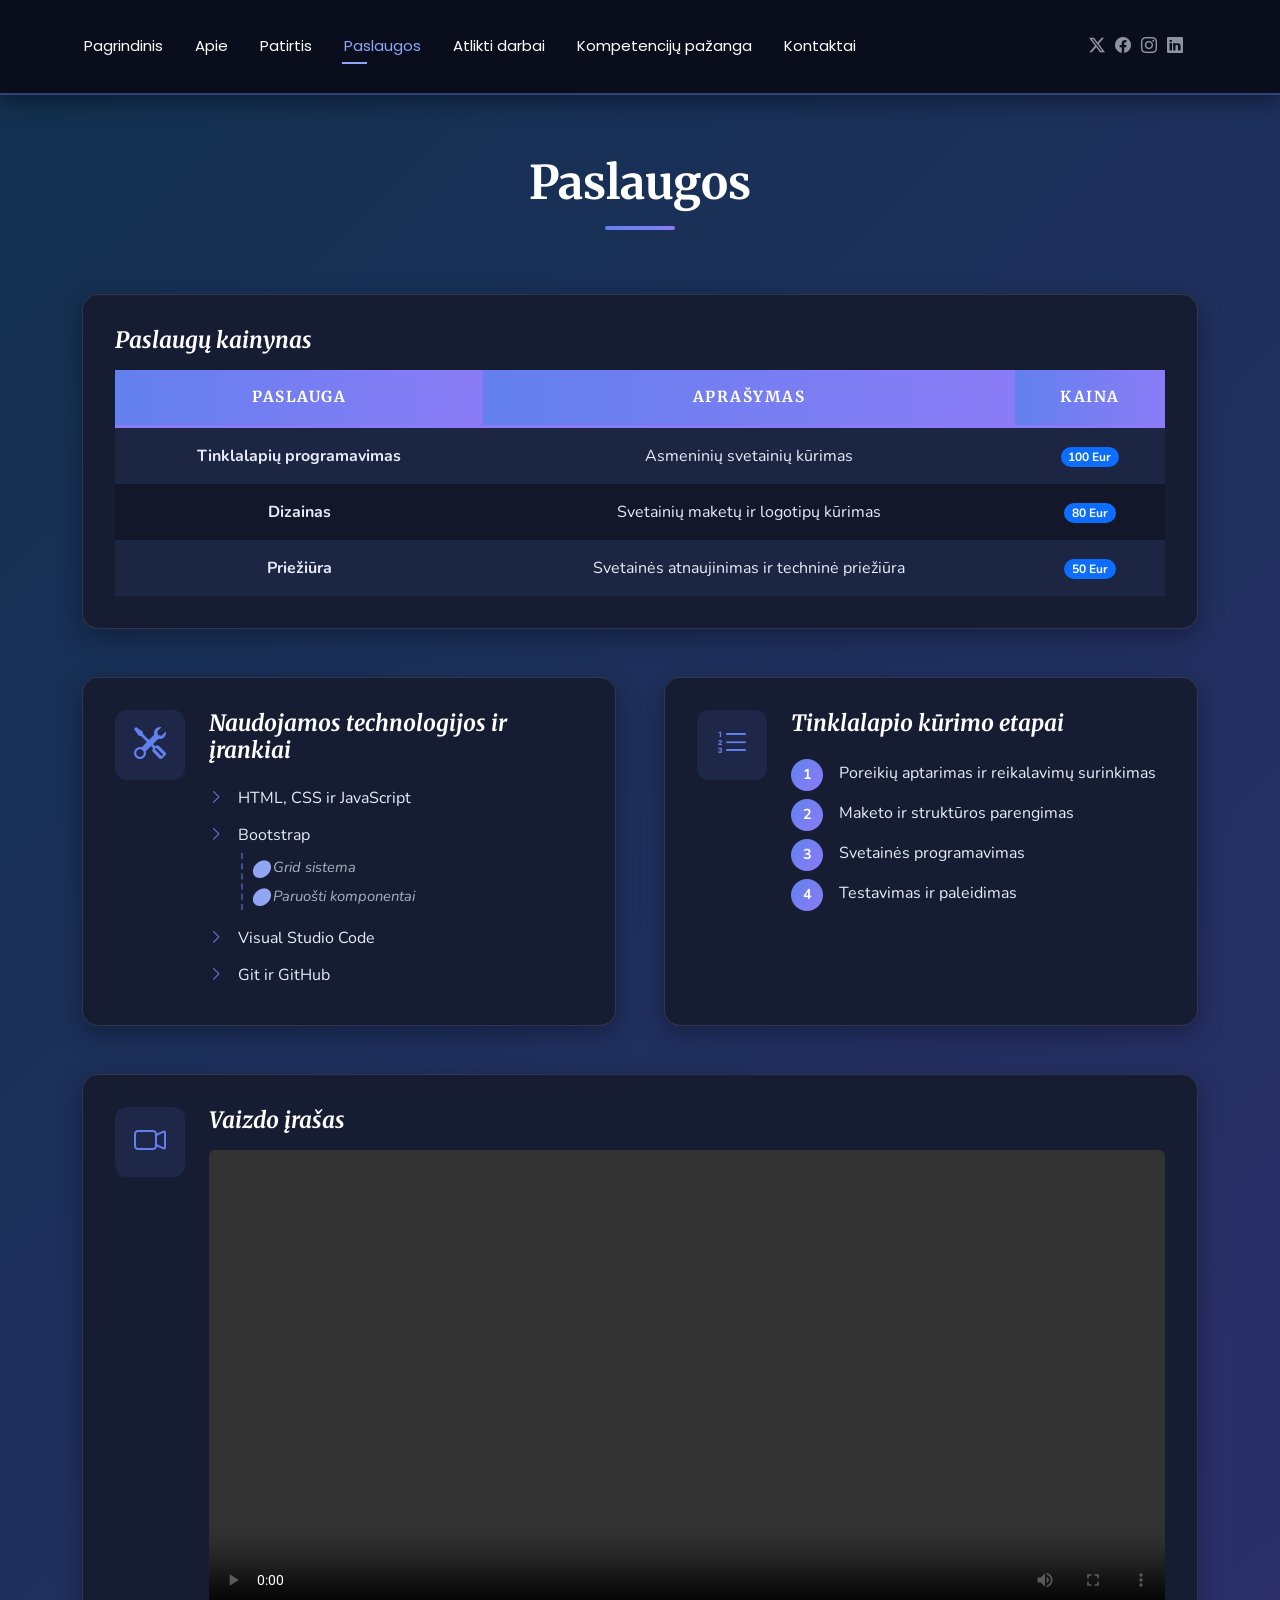
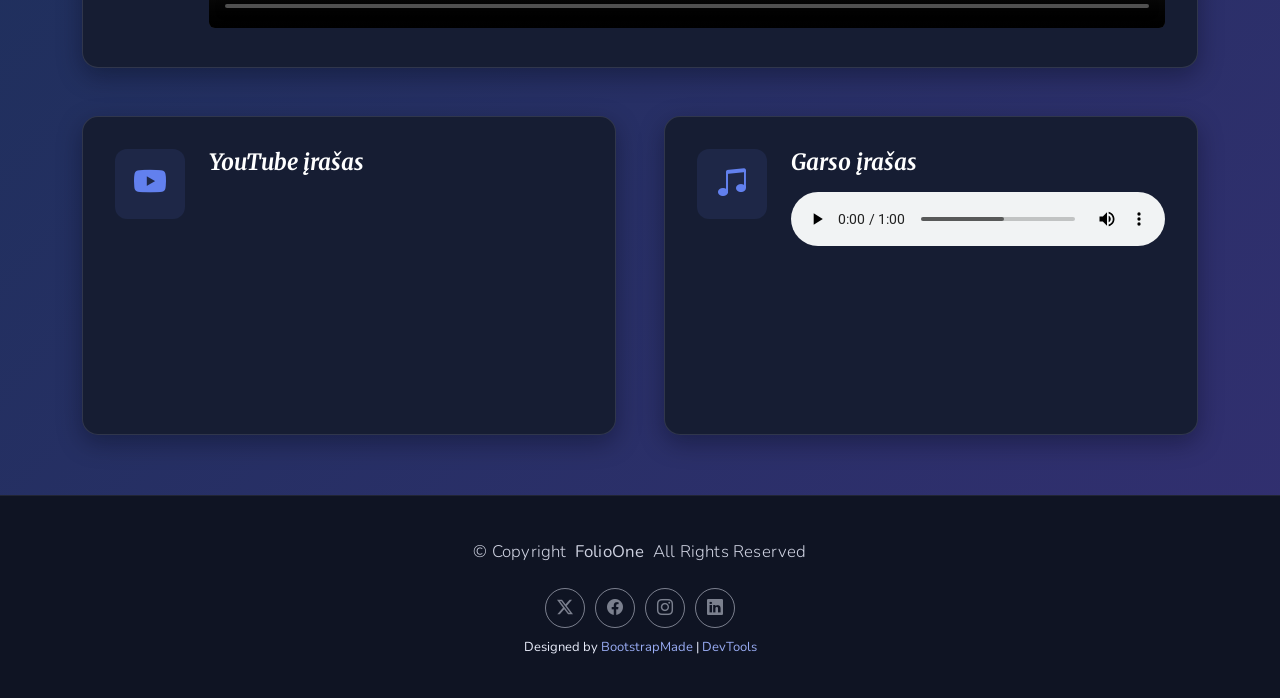
<file: services.html>
<!DOCTYPE html>
<html lang="lt">

<head>
  <meta charset="utf-8">
  <meta content="width=device-width, initial-scale=1.0" name="viewport">
  <title>Paslaugos</title>
  <meta name="description" content="">
  <meta name="keywords" content="">

  <!-- Favicons -->
  <link href="assets/img/faviconas.jpg" rel="icon">
  <link href="assets/img/apple-touch-icon.png" rel="apple-touch-icon">

  <!-- Fonts -->
  <link href="https://fonts.googleapis.com" rel="preconnect">
  <link href="https://fonts.gstatic.com" rel="preconnect" crossorigin>
  <link href="https://fonts.googleapis.com/css2?family=Roboto:ital,wght@0,100;0,300;0,400;0,500;0,700;0,900;1,100;1,300;1,400;1,500;1,700;1,900&family=Poppins:ital,wght@0,100;0,200;0,300;0,400;0,500;0,600;0,700;0,800;0,900;1,100;1,200;1,300;1,400;1,500;1,600;1,700;1,800;1,900&family=Raleway:ital,wght@0,100;0,200;0,300;0,400;0,500;0,600;0,700;0,800;0,900;1,100;1,200;1,300;1,400;1,500;1,600;1,700;1,800;1,900&display=swap" rel="stylesheet">

  <!-- Vendor CSS Files -->
  <link href="assets/vendor/bootstrap/css/bootstrap.min.css" rel="stylesheet">
  <link href="assets/vendor/bootstrap-icons/bootstrap-icons.css" rel="stylesheet">
  <link href="assets/vendor/aos/aos.css" rel="stylesheet">
  <link href="assets/vendor/swiper/swiper-bundle.min.css" rel="stylesheet">
  <link href="assets/vendor/glightbox/css/glightbox.min.css" rel="stylesheet">

  <!-- Nauji šriftai -->
  <link href="https://fonts.googleapis.com/css2?family=Merriweather:wght@400;700;900&family=Nunito:wght@300;400;600;700&display=swap" rel="stylesheet">

  <!-- Main CSS File -->
  <link href="assets/css/main.css" rel="stylesheet">

  <!-- Custom CSS File (po main.css) -->
  <link href="assets/css/custom.css" rel="stylesheet">

  <!-- =======================================================
  * Template Name: FolioOne
  * Template URL: https://bootstrapmade.com/folioone-bootstrap-portfolio-website-template/
  * Updated: Aug 23 2025 with Bootstrap v5.3.7
  * Author: BootstrapMade.com
  * License: https://bootstrapmade.com/license/
  ======================================================== -->
</head>

<body class="services-page">

  <header id="header" class="header d-flex align-items-center light-background sticky-top">
    <div class="container position-relative d-flex align-items-center justify-content-between">

      <!-- <a href="index.html" class="logo d-flex align-items-center me-auto me-xl-0">
      <img src="assets/img/logo.webp" alt="">
      <h1 class="sitename">FolioOne</h1> 
    </a> -->

      <nav id="navmenu" class="navmenu">
        <ul>
          <li><a href="index.html">Pagrindinis</a></li>
          <li><a href="about.html">Apie</a></li>
          <li><a href="resume.html">Patirtis</a></li>
          <li><a href="services.html" class="active">Paslaugos</a></li>
          <li><a href="portfolio.html">Atlikti darbai</a></li>
          <li><a href="competence.html">Kompetencijų pažanga</a></li>
          <li><a href="contact.html">Kontaktai</a></li>
        </ul>
        <i class="mobile-nav-toggle d-xl-none bi bi-list"></i>
      </nav>

      <div class="header-social-links">
        <a href="#" class="twitter"><i class="bi bi-twitter-x"></i></a>
        <a href="#" class="facebook"><i class="bi bi-facebook"></i></a>
        <a href="#" class="instagram"><i class="bi bi-instagram"></i></a>
        <a href="#" class="linkedin"><i class="bi bi-linkedin"></i></a>
      </div>

    </div>
  </header>

  <main class="main">

    <!-- Services Section -->
    <section id="services" class="services section">

      <!-- Section Title -->
      <div class="container section-title" data-aos="fade-up">
        <h2>Paslaugos</h2>
      </div><!-- End Section Title -->

      <div class="container" data-aos="fade-up" data-aos-delay="100">

        <div class="row justify-content-center g-5">

          <!-- Lentelė -->
          <div class="col-12" data-aos="fade-up" data-aos-delay="100">
            <div class="service-item">
              <div class="service-content w-100">
                <h3>Paslaugų kainynas</h3>
                <div class="table-responsive">
                  <table class="services-table">
                    <thead>
                      <tr>
                        <th scope="col">Paslauga</th>
                        <th scope="col">Aprašymas</th>
                        <th scope="col">Kaina</th>
                      </tr>
                    </thead>
                    <tbody>
                      <tr>
                        <td class="fw-bold">Tinklalapių programavimas</td>
                        <td>Asmeninių svetainių kūrimas</td>
                        <td><span class="badge rounded-pill text-bg-primary">100 Eur</span></td>
                      </tr>
                      <tr>
                        <td class="fw-bold">Dizainas</td>
                        <td>Svetainių maketų ir logotipų kūrimas</td>
                        <td><span class="badge rounded-pill text-bg-primary">80 Eur</span></td>
                      </tr>
                      <tr>
                        <td class="fw-bold">Priežiūra</td>
                        <td>Svetainės atnaujinimas ir techninė priežiūra</td>
                        <td><span class="badge rounded-pill text-bg-primary">50 Eur</span></td>
                      </tr>
                    </tbody>
                  </table>
                </div>
              </div>
            </div>
          </div><!-- End Table -->

          <!-- Nenumeruotas sąrašas -->
          <div class="col-md-6" data-aos="fade-right" data-aos-delay="100">
            <div class="service-item">
              <div class="service-icon">
                <i class="bi bi-tools"></i>
              </div>
              <div class="service-content">
                <h3>Naudojamos technologijos ir įrankiai</h3>
                <ul>
                  <li>HTML, CSS ir JavaScript</li>
                  <li>Bootstrap
                    <ul>
                      <li>Grid sistema</li>
                      <li>Paruošti komponentai</li>
                    </ul>
                  </li>
                  <li>Visual Studio Code</li>
                  <li>Git ir GitHub</li>
                </ul>
              </div>
            </div>
          </div><!-- End Unordered List -->

          <!-- Numeruotas sąrašas -->
          <div class="col-md-6" data-aos="fade-left" data-aos-delay="100">
            <div class="service-item">
              <div class="service-icon">
                <i class="bi bi-list-ol"></i>
              </div>
              <div class="service-content">
                <h3>Tinklalapio kūrimo etapai</h3>
                <ol>
                  <li>Poreikių aptarimas ir reikalavimų surinkimas</li>
                  <li>Maketo ir struktūros parengimas</li>
                  <li>Svetainės programavimas</li>
                  <li>Testavimas ir paleidimas</li>
                </ol>
              </div>
            </div>
          </div><!-- End Ordered List -->

          <!-- Vaizdo įrašas (<video>) -->
          <div class="col-12" data-aos="fade-up" data-aos-delay="100">
            <div class="service-item">
              <div class="service-icon">
                <i class="bi bi-camera-video"></i>
              </div>
              <div class="service-content">
                <h3>Vaizdo įrašas</h3>
                <video class="w-100 rounded" controls preload="metadata">
                  <source src="assets/media/Video1.mp4" type="video/mp4">
                  Jūsų naršyklė nepalaiko vaizdo įrašų.
                </video>
              </div>
            </div>
          </div><!-- End Video -->

          <!-- YouTube įrašas (<iframe>) -->
          <div class="col-md-6" data-aos="fade-right" data-aos-delay="100">
            <div class="service-item">
              <div class="service-icon">
                <i class="bi bi-youtube"></i>
              </div>
              <div class="service-content">
                <h3>YouTube įrašas</h3>
                <div class="ratio ratio-16x9">
                  <iframe src="https://www.youtube.com/embed/BoUVIhtqjAw"
                          title="YouTube vaizdo įrašas"
                          allow="accelerometer; autoplay; clipboard-write; encrypted-media; gyroscope; picture-in-picture"
                          referrerpolicy="strict-origin-when-cross-origin"
                          allowfullscreen></iframe>
                </div>
              </div>
            </div>
          </div><!-- End YouTube -->

          <!-- Garso įrašas (<audio>) -->
          <div class="col-md-6" data-aos="fade-left" data-aos-delay="100">
            <div class="service-item">
              <div class="service-icon">
                <i class="bi bi-music-note-beamed"></i>
              </div>
              <div class="service-content">
                <h3>Garso įrašas</h3>
                <audio class="w-100" controls preload="metadata">
                  <source src="assets/media/Audio1.mp3" type="audio/mpeg">
                  Jūsų naršyklė nepalaiko garso įrašų.
                </audio>
              </div>
            </div>
          </div><!-- End Audio -->

        </div>

      </div>

    </section><!-- /Services Section -->

  </main>

  <footer id="footer" class="footer">

    <div class="container">
      <div class="copyright text-center ">
        <p>© <span>Copyright</span> <strong class="px-1 sitename">FolioOne</strong> <span>All Rights Reserved<br></span></p>
      </div>
      <div class="social-links d-flex justify-content-center">
        <a href=""><i class="bi bi-twitter-x"></i></a>
        <a href=""><i class="bi bi-facebook"></i></a>
        <a href=""><i class="bi bi-instagram"></i></a>
        <a href=""><i class="bi bi-linkedin"></i></a>
      </div>
      <div class="credits">
        <!-- All the links in the footer should remain intact. -->
        <!-- You can delete the links only if you've purchased the pro version. -->
        <!-- Licensing information: https://bootstrapmade.com/license/ -->
        <!-- Purchase the pro version with working PHP/AJAX contact form: [buy-url] -->
        Designed by <a href="https://bootstrapmade.com/">BootstrapMade</a> | <a href="https://bootstrapmade.com/tools/">DevTools</a>
      </div>
    </div>

  </footer>

  <!-- Scroll Top -->
  <a href="#" id="scroll-top" class="scroll-top d-flex align-items-center justify-content-center"><i class="bi bi-arrow-up-short"></i></a>

  <!-- Preloader -->
  <div id="preloader"></div>

  <!-- Vendor JS Files -->
  <script src="assets/vendor/bootstrap/js/bootstrap.bundle.min.js"></script>
  <script src="assets/vendor/php-email-form/validate.js"></script>
  <script src="assets/vendor/aos/aos.js"></script>
  <script src="assets/vendor/typed.js/typed.umd.js"></script>
  <script src="assets/vendor/waypoints/noframework.waypoints.js"></script>
  <script src="assets/vendor/purecounter/purecounter_vanilla.js"></script>
  <script src="assets/vendor/swiper/swiper-bundle.min.js"></script>
  <script src="assets/vendor/imagesloaded/imagesloaded.pkgd.min.js"></script>
  <script src="assets/vendor/isotope-layout/isotope.pkgd.min.js"></script>
  <script src="assets/vendor/glightbox/js/glightbox.min.js"></script>

  <!-- Main JS File -->
  <script src="assets/js/main.js"></script>

</body>

</html>
</file>
<file: assets/css/custom.css>
/*--------------------------------------------------------------
# Palette: stock blue, nudged toward violet
  (same variable names as main.css, so everything follows)
--------------------------------------------------------------*/
:root {
  --background-color: #0f1423;
  --default-color: #e8ecfa;
  --heading-color: #ffffff;
  --accent-color: #6280ee;
  --surface-color: #161d33;
  --contrast-color: #ffffff;

  --nav-hover-color: #8fa6f6;
  --nav-mobile-background-color: #252e52;
  --nav-dropdown-background-color: #0a0e1b;
  --nav-dropdown-hover-color: #8fa6f6;

  /* extra tokens used only in this file */
  --accent-2: #8b7cf6;            /* violet partner for gradients */
  --radius: 16px;                 /* one roundness for all blocks */
  --shadow-soft: 0 8px 24px rgba(4, 7, 18, 0.35);
  --shadow-lift: 0 14px 34px color-mix(in srgb, var(--accent-color), transparent 72%);
}

.light-background {
  --background-color: #151b30;
  --surface-color: #2a3358;
}

/*--------------------------------------------------------------
# 2. Typography
--------------------------------------------------------------*/

/* 2a. Font family (main.css reads these variables) */
:root {
  --default-font: "Nunito", system-ui, -apple-system, "Segoe UI", Arial, sans-serif;
  --heading-font: "Merriweather", Georgia, serif;
}

/* 2b. Headings */
h1 {
  font-size: 2.8rem;
  font-weight: 900;
  letter-spacing: -0.5px;
  color: var(--heading-color);
}

h2 {
  font-size: 2.2rem;
  font-weight: 700;
  color: color-mix(in srgb, var(--accent-color), #fff 55%);
}

h3 {
  font-size: 1.5rem;
  font-weight: 700;
  font-style: italic;
  color: var(--heading-color);
}

h4 {
  font-size: 1.15rem;
  font-weight: 700;
  text-transform: uppercase;
  letter-spacing: 1px;
  color: color-mix(in srgb, var(--accent-color), #fff 35%);
}

h5 {
  font-size: 1.05rem;
  font-weight: 700;
  color: color-mix(in srgb, var(--accent-color), #fff 35%);
}

h6 {
  font-size: 0.9rem;
  font-weight: 700;
  text-transform: uppercase;
  letter-spacing: 2px;
  color: color-mix(in srgb, var(--default-color), transparent 40%);
}

.section-title h2 {
  font-size: 2.9rem;
  font-weight: 700;
  letter-spacing: 0;
  color: var(--heading-color);
}

/* short gradient bar under section titles */
.section-title h2::after {
  content: "";
  display: block;
  width: 70px;
  height: 4px;
  margin: 1rem auto 0;
  border-radius: 4px;
  background: linear-gradient(90deg, var(--accent-color), var(--accent-2));
}

/* 2c. Paragraphs */
p {
  font-size: 1.05rem;
  line-height: 1.9;
  font-weight: 300;
  letter-spacing: 0.2px;
  color: color-mix(in srgb, var(--default-color), transparent 12%);
}

/*--------------------------------------------------------------
# 3. Buttons and links
--------------------------------------------------------------*/

/* 3a. Buttons (+ :hover, :active) */
.btn,
.btn-primary,
.btn-view-project,
.btn-next-project,
.cta-group .btn-ghost {
  background: linear-gradient(135deg, var(--accent-color), var(--accent-2));
  color: var(--contrast-color);
  border: 2px solid transparent;
  border-radius: 10px;
  padding: 12px 28px;
  font-weight: 700;
  text-transform: uppercase;
  letter-spacing: 1px;
  box-shadow: var(--shadow-soft);
  transition: all 0.25s ease;
}

.btn:hover,
.btn-primary:hover,
.btn-view-project:hover,
.btn-next-project:hover,
.cta-group .btn-ghost:hover {
  background: transparent;
  color: color-mix(in srgb, var(--accent-color), #fff 40%);
  border-color: var(--accent-color);
  box-shadow: var(--shadow-lift);
  transform: translateY(-3px);
}

.btn:active,
.btn-primary:active,
.btn-view-project:active,
.btn-next-project:active,
.cta-group .btn-ghost:active {
  background: color-mix(in srgb, var(--accent-color), #000 30%);
  color: var(--contrast-color);
  border-color: color-mix(in srgb, var(--accent-color), #000 30%);
  box-shadow: none;
  transform: translateY(2px);
}

/* 3b. Links */
a {
  color: color-mix(in srgb, var(--accent-color), #fff 35%);
  text-decoration: underline;
  text-decoration-color: transparent;
  text-underline-offset: 4px;
  text-decoration-thickness: 2px;
  transition: all 0.25s ease;
}

a:hover {
  color: var(--nav-hover-color);
  text-decoration-color: var(--accent-2);
}

a:active {
  color: var(--contrast-color);
  text-decoration-color: var(--contrast-color);
}

/*--------------------------------------------------------------
# 4. Layout: margin / padding / block styling
--------------------------------------------------------------*/

/* 4a. Spacing in About, Resume, Portfolio */
section.about {
  padding: 90px 0;
}

section.resume {
  padding: 80px 0;
}

section.resume .resume-item {
  margin-bottom: 3.5rem;
}

section.portfolio {
  padding: 90px 0 70px;
}

section.portfolio .portfolio-card {
  margin-bottom: 36px;
}

.section-title {
  padding-bottom: 40px;
}

@media (max-width: 767.98px) {
  section.about,
  section.resume,
  section.portfolio {
    padding: 60px 0;
  }
}

/* 4b. Content blocks: border, radius, shadow
   (same border recipe main.css uses for .skill-item) */
.about .skill-item,
.skills .skill-box,
.services .service-item,
.portfolio .portfolio-card {
  border: 1px solid color-mix(in srgb, var(--default-color), transparent 88%);
  border-radius: var(--radius);
  box-shadow: var(--shadow-soft);
}

.skills .skill-box:hover,
.portfolio .portfolio-card:hover,
.services .service-item:hover {
  border-color: color-mix(in srgb, var(--accent-color), transparent 55%);
  box-shadow: var(--shadow-lift);
}

/* resume: keep main.css timeline line + dots, restyle the entries */
.resume .resume-item article {
  background: color-mix(in srgb, var(--surface-color), transparent 40%);
  border: 1px solid color-mix(in srgb, var(--default-color), transparent 90%);
  border-radius: var(--radius);
  padding: 1.25rem 1.5rem;
  box-shadow: var(--shadow-soft);
}

/*--------------------------------------------------------------
# 5. Two restyled components (appearance only)
   (1) Header / navigation bar   (2) Progress bars
--------------------------------------------------------------*/

/* 5-1. Header: works with main.css's scroll behavior */
.header,
.scrolled .header {
  --background-color: rgba(10, 14, 27, 0.82);
  backdrop-filter: blur(10px);
  -webkit-backdrop-filter: blur(10px);
  padding: 20px 0;
  border-bottom: 2px solid color-mix(in srgb, var(--accent-color), transparent 55%);
  box-shadow: 0 6px 20px rgba(4, 7, 18, 0.45);
}

/* 5-2. Progress bars: keeps main.css width animation untouched */
.progress {
  height: 14px;
  background-color: color-mix(in srgb, var(--accent-color), transparent 88%);
  border: 1px solid color-mix(in srgb, var(--accent-color), transparent 60%);
  border-radius: 6px;
  box-shadow: inset 0 2px 5px rgba(0, 0, 0, 0.45);
}

.progress .progress-bar {
  background-image: linear-gradient(90deg, var(--accent-color), var(--accent-2)) !important;
  border-radius: 6px;
  box-shadow: 0 0 12px color-mix(in srgb, var(--accent-color), transparent 55%);
}
/*--------------------------------------------------------------
# Sąrašų stiliai (services.html)
--------------------------------------------------------------*/

/* 1a. Nenumeruotas sąrašas: pseudo-elementas ::before vietoj taškelių */
.services .service-content ul {
  list-style: none;
  padding-left: 0;
  margin: 0;
}

.services .service-content ul > li {
  position: relative;
  padding: 0.4rem 0 0.4rem 1.8rem;
}

.services .service-content ul > li::before {
  content: "\F285"; /* Bootstrap Icons: chevron-right */
  font-family: "bootstrap-icons";
  position: absolute;
  left: 0;
  top: 0.45rem;
  color: var(--accent-2);
  font-size: 0.9rem;
  transition: transform 0.25s ease;
}

.services .service-content ul > li:hover::before {
  transform: translateX(4px);
}

/* 1a. Numeruotas sąrašas: CSS skaitikliai (counters) */
.services .service-content ol {
  list-style: none;
  padding-left: 0;
  margin: 0;
  counter-reset: etapai;
}

.services .service-content ol > li {
  counter-increment: etapai;
  position: relative;
  padding: 0.5rem 0 0.5rem 3rem;
}

.services .service-content ol > li::before {
  content: counter(etapai);
  position: absolute;
  left: 0;
  top: 0.4rem;
  width: 2rem;
  height: 2rem;
  display: flex;
  align-items: center;
  justify-content: center;
  border-radius: 50%;
  background: linear-gradient(135deg, var(--accent-color), var(--accent-2));
  color: var(--contrast-color);
  font-weight: 700;
  font-size: 0.9rem;
}

/* 1b. Įdėtinis sąrašas: kitoks nei pagrindinis */
.services .service-content ul ul {
  margin: 0.4rem 0 0.2rem 0.2rem;
  padding-left: 0.5rem;
  border-left: 2px dashed color-mix(in srgb, var(--accent-color), transparent 50%);
}

.services .service-content ul ul > li {
  padding: 0.2rem 0 0.2rem 1.4rem;
  font-size: 0.92rem;
  font-style: italic;
  color: color-mix(in srgb, var(--default-color), transparent 30%);
}

.services .service-content ul ul > li::before {
  content: "\F287"; /* Bootstrap Icons: dot */
  top: 0.15rem;
  font-size: 1.1rem;
  color: color-mix(in srgb, var(--accent-color), #fff 30%);
}

/*--------------------------------------------------------------
# Lentelės stiliai (services.html)
--------------------------------------------------------------*/
.services-table {
  width: 100%;
  border-collapse: collapse;
}

/* 2a. Antraštinė eilutė: išsiskiria iš duomenų */
.services-table thead th {
  background: linear-gradient(90deg, var(--accent-color), var(--accent-2));
  color: var(--contrast-color);
  font-family: var(--heading-font);
  font-size: 0.95rem;
  text-transform: uppercase;
  letter-spacing: 1.5px;
  border-bottom: 3px solid var(--accent-2);
}

/* 2c. Vienodi vidiniai tarpai ir turinio lygiavimas centre */
.services-table th,
.services-table td {
  padding: 1rem 1.25rem;
  text-align: center;
  vertical-align: middle;
}

/* 2b. „Zebra“ stilius */
.services-table tbody tr:nth-child(odd) {
  background-color: color-mix(in srgb, var(--accent-color), transparent 92%);
}

.services-table tbody tr:nth-child(even) {
  background-color: color-mix(in srgb, var(--surface-color), #000 20%);
}

/* 2b. Eilutės :hover efektas */
.services-table tbody tr {
  transition: background-color 0.25s ease, transform 0.25s ease;
}

.services-table tbody tr:hover {
  background-color: color-mix(in srgb, var(--accent-color), transparent 75%);
  transform: scale(1.01);
}
/*--------------------------------------------------------------
# LD10: Kompetencijų pažangos modulis (competence.html)
--------------------------------------------------------------*/
.competence {
  --kp-planned: #f5a524;
  --kp-learning: var(--accent-color);
  --kp-done: #34c38f;
}

.competence .section-title h2 i {
  color: var(--accent-2);
  margin-right: 0.4rem;
}

/* Bendras skydelis */
.competence .kp-panel {
  background: var(--surface-color);
  border: 1px solid color-mix(in srgb, var(--default-color), transparent 88%);
  border-radius: var(--radius);
  box-shadow: var(--shadow-soft);
  padding: 1.5rem;
  display: grid;
  gap: 1.5rem;
  margin-bottom: 2rem;
}

/* 3. XP, lygis, rangas */
.competence .kp-summary {
  display: grid;
  grid-template-columns: repeat(3, 1fr);
  gap: 1rem;
}

.competence .kp-stat-card {
  display: flex;
  align-items: center;
  gap: 1rem;
  padding: 1rem 1.25rem;
  border-radius: 12px;
  border: 1px solid transparent;
}

.competence .kp-stat-card i {
  display: flex;
  align-items: center;
  justify-content: center;
  width: 46px;
  height: 46px;
  flex-shrink: 0;
  border-radius: 10px;
  font-size: 1.4rem;
}

.competence .kp-label {
  display: block;
  font-size: 0.85rem;
  color: color-mix(in srgb, var(--default-color), transparent 35%);
}

.competence .kp-value {
  font-family: var(--heading-font);
  font-size: 1.5rem;
  color: var(--heading-color);
}

.competence .kp-xp {
  background: color-mix(in srgb, var(--accent-color), transparent 88%);
  border-color: color-mix(in srgb, var(--accent-color), transparent 70%);
}
.competence .kp-xp i {
  background: color-mix(in srgb, var(--accent-color), transparent 75%);
  color: var(--accent-color);
}

.competence .kp-level {
  background: color-mix(in srgb, var(--accent-2), transparent 88%);
  border-color: color-mix(in srgb, var(--accent-2), transparent 70%);
}
.competence .kp-level i {
  background: color-mix(in srgb, var(--accent-2), transparent 75%);
  color: var(--accent-2);
}

.competence .kp-rank {
  background: color-mix(in srgb, var(--kp-done), transparent 88%);
  border-color: color-mix(in srgb, var(--kp-done), transparent 70%);
}
.competence .kp-rank i {
  background: color-mix(in srgb, var(--kp-done), transparent 75%);
  color: var(--kp-done);
}

/* 4. Progreso juosta (reikšmė nustatoma čia; JS ją keis 12 LD) */
.competence .kp-progress-head {
  display: flex;
  justify-content: space-between;
  font-weight: 600;
  margin-bottom: 0.5rem;
}

.competence .kp-progress {
  height: 22px;
  border-radius: 999px;
  background: color-mix(in srgb, var(--default-color), transparent 88%);
  overflow: hidden;
}

.competence .kp-progress-fill {
  width: 60%;
  height: 100%;
  display: flex;
  align-items: center;
  justify-content: flex-end;
  padding-right: 10px;
  border-radius: 999px;
  background: linear-gradient(90deg, var(--accent-color), var(--accent-2));
  color: var(--contrast-color);
  font-size: 0.8rem;
  font-weight: 700;
  transition: width 0.6s ease;
}

/* 5. Statistika */
.competence .kp-stats {
  display: flex;
  justify-content: space-around;
  flex-wrap: wrap;
  gap: 1rem;
  padding-top: 1.25rem;
  border-top: 1px solid color-mix(in srgb, var(--default-color), transparent 88%);
}

.competence .kp-stats-item i {
  color: var(--accent-color);
  margin-right: 0.4rem;
}

.competence .kp-stats-item strong {
  color: var(--heading-color);
}

/* 2. Skill Kanban lenta (Grid) */
.competence .kp-board {
  display: grid;
  grid-template-columns: repeat(3, 1fr);
  gap: 1.5rem;
  align-items: start;
}

.competence .kp-column {
  background: color-mix(in srgb, var(--surface-color), transparent 30%);
  border: 1px solid color-mix(in srgb, var(--default-color), transparent 90%);
  border-top: 4px solid var(--kp-col);
  border-radius: var(--radius);
  box-shadow: var(--shadow-soft);
  padding: 1rem;
  min-height: 220px;
}

.competence .kp-planned  { --kp-col: var(--kp-planned); }
.competence .kp-learning { --kp-col: var(--kp-learning); }
.competence .kp-done     { --kp-col: var(--kp-done); }

.competence .kp-column-head {
  display: flex;
  align-items: center;
  justify-content: space-between;
  padding: 0.25rem 0.5rem 1rem;
}

.competence .kp-column-head h3 {
  margin: 0;
  font-size: 1.15rem;
  font-style: normal;
  color: var(--kp-col);
}

.competence .kp-column-head h3 i {
  margin-right: 0.4rem;
}

.competence .kp-count {
  min-width: 28px;
  height: 28px;
  display: flex;
  align-items: center;
  justify-content: center;
  border-radius: 50%;
  background: color-mix(in srgb, var(--kp-col), transparent 80%);
  color: var(--kp-col);
  font-weight: 700;
  font-size: 0.85rem;
}

.competence .kp-cards {
  display: flex;
  flex-direction: column;
  gap: 0.85rem;
}

/* Įgūdžių kortelės (Flexbox) */
.competence .kp-card {
  display: flex;
  align-items: center;
  gap: 0.9rem;
  padding: 0.9rem 1rem;
  background: var(--surface-color);
  border: 1px solid color-mix(in srgb, var(--default-color), transparent 90%);
  border-radius: 12px;
  transition: transform 0.25s ease, box-shadow 0.25s ease, border-color 0.25s ease;
}

.competence .kp-card:hover {
  transform: translateY(-4px);
  border-color: color-mix(in srgb, var(--kp-col), transparent 40%);
  box-shadow: 0 10px 24px color-mix(in srgb, var(--kp-col), transparent 78%);
}

.competence .kp-card-icon {
  display: flex;
  align-items: center;
  justify-content: center;
  width: 44px;
  height: 44px;
  flex-shrink: 0;
  border-radius: 10px;
  background: color-mix(in srgb, var(--kp-col), transparent 82%);
  color: var(--kp-col);
  font-size: 1.3rem;
}

.competence .kp-card h4 {
  margin: 0 0 0.4rem;
  font-size: 1rem;
  text-transform: none;
  letter-spacing: 0;
  color: var(--heading-color);
}

.competence .kp-card-meta {
  display: flex;
  flex-wrap: wrap;
  align-items: center;
  gap: 0.5rem;
}

.competence .kp-status,
.competence .kp-xp-pill {
  font-size: 0.75rem;
  padding: 3px 10px;
  border-radius: 20px;
  font-weight: 600;
}

.competence .kp-status {
  background: color-mix(in srgb, var(--kp-col), transparent 82%);
  color: var(--kp-col);
}

.competence .kp-xp-pill {
  background: color-mix(in srgb, var(--default-color), transparent 88%);
  color: var(--default-color);
}

/* Adaptyvumas */
@media (max-width: 991.98px) {
  .competence .kp-summary,
  .competence .kp-board {
    grid-template-columns: 1fr;
  }
}

/*--------------------------------------------------------------
# Papildoma: "Paslaugų" animuotas gradientinis fonas
--------------------------------------------------------------*/
.services.section {
  background: linear-gradient(-45deg, #0f1423, #1f2a5c, #3b2f7a, #12304f);
  background-size: 400% 400%;
  animation: services-gradient 16s ease infinite;
}

@keyframes services-gradient {
  0%   { background-position: 0% 50%; }
  50%  { background-position: 100% 50%; }
  100% { background-position: 0% 50%; }
}

/*--------------------------------------------------------------
# Papildoma: "Apie" animuotos CSS figūros
--------------------------------------------------------------*/
.about.section {
  position: relative;
}

.about.section > .container {
  position: relative;
  z-index: 1;
}

.about-shapes {
  position: absolute;
  inset: 0;
  overflow: hidden;
  pointer-events: none;
  z-index: 0;
}

.about-shapes .shape {
  position: absolute;
  opacity: 0.35;
}

/* apskritimas: plūduriavimas */
.about-shapes .shape-circle {
  width: 120px;
  height: 120px;
  top: 8%;
  left: 4%;
  border: 6px solid var(--accent-color);
  border-radius: 50%;
  animation: shape-float 7s ease-in-out infinite;
}

/* kvadratas: sukimasis */
.about-shapes .shape-square {
  width: 70px;
  height: 70px;
  top: 58%;
  right: 6%;
  border-radius: 12px;
  background: linear-gradient(135deg, var(--accent-color), var(--accent-2));
  animation: shape-rotate 12s linear infinite;
}

/* trikampis: didėjimas / mažėjimas */
.about-shapes .shape-triangle {
  width: 0;
  height: 0;
  bottom: 6%;
  left: 18%;
  border-left: 45px solid transparent;
  border-right: 45px solid transparent;
  border-bottom: 78px solid var(--accent-2);
  animation: shape-pulse 4s ease-in-out infinite;
}

/* mažas taškas: plūduriavimas kita kryptimi */
.about-shapes .shape-dot {
  width: 36px;
  height: 36px;
  top: 14%;
  right: 12%;
  border-radius: 50%;
  background: var(--accent-2);
  animation: shape-float-x 9s ease-in-out infinite;
}

@keyframes shape-float {
  0%, 100% { transform: translateY(0); }
  50%      { transform: translateY(-28px); }
}

@keyframes shape-rotate {
  to { transform: rotate(360deg); }
}

@keyframes shape-pulse {
  0%, 100% { transform: scale(1); }
  50%      { transform: scale(1.5); }
}

@keyframes shape-float-x {
  0%, 100% { transform: translate(0, 0); }
  50%      { transform: translate(-40px, 24px); }
}

@media (prefers-reduced-motion: reduce) {
  .services.section,
  .about-shapes .shape {
    animation: none;
  }
}
</file>
<file: assets/css/main.css>
/**
* Template Name: FolioOne
* Template URL: https://bootstrapmade.com/folioone-bootstrap-portfolio-website-template/
* Updated: Aug 23 2025 with Bootstrap v5.3.7
* Author: BootstrapMade.com
* License: https://bootstrapmade.com/license/
*/

/*--------------------------------------------------------------
# Font & Color Variables
# Help: https://bootstrapmade.com/color-system/
--------------------------------------------------------------*/
/* Fonts */
:root {
  --default-font: "Roboto",  system-ui, -apple-system, "Segoe UI", Roboto, "Helvetica Neue", Arial, "Noto Sans", "Liberation Sans", sans-serif, "Apple Color Emoji", "Segoe UI Emoji", "Segoe UI Symbol", "Noto Color Emoji";
  --heading-font: "Raleway",  sans-serif;
  --nav-font: "Poppins",  sans-serif;
}

/* Global Colors - The following color variables are used throughout the website. Updating them here will change the color scheme of the entire website */
:root { 
  --background-color: #101a20; /* Background color for the entire website, including individual sections */
  --default-color: #e7f2f7; /* Default color used for the majority of the text content across the entire website */
  --heading-color: #ffffff; /* Color for headings, subheadings and title throughout the website */
  --accent-color: #1387c1; /* Accent color that represents your brand on the website. It's used for buttons, links, and other elements that need to stand out */
  --surface-color: #141f26; /* The surface color is used as a background of boxed elements within sections, such as cards, icon boxes, or other elements that require a visual separation from the global background. */
  --contrast-color: #ffffff; /* Contrast color for text, ensuring readability against backgrounds of accent, heading, or default colors. */
}

/* Nav Menu Colors - The following color variables are used specifically for the navigation menu. They are separate from the global colors to allow for more customization options */
:root {
  --nav-color: #ffffff;  /* The default color of the main navmenu links */
  --nav-hover-color: #1387c1; /* Applied to main navmenu links when they are hovered over or active */
  --nav-mobile-background-color: #213642; /* Used as the background color for mobile navigation menu */
  --nav-dropdown-background-color: #051117; /* Used as the background color for dropdown items that appear when hovering over primary navigation items */
  --nav-dropdown-color: #e7f2f7; /* Used for navigation links of the dropdown items in the navigation menu. */
  --nav-dropdown-hover-color: #1387c1; /* Similar to --nav-hover-color, this color is applied to dropdown navigation links when they are hovered over. */
}

/* Color Presets - These classes override global colors when applied to any section or element, providing reuse of the sam color scheme. */

.light-background {
  --background-color: #142027;
  --surface-color: #325264;
}

.dark-background {
  --background-color: #0b1419;
  --default-color: #ffffff;
  --heading-color: #ffffff;
  --surface-color: #252525;
  --contrast-color: #ffffff;
}

/* Smooth scroll */
:root {
  scroll-behavior: smooth;
}

/*--------------------------------------------------------------
# General Styling & Shared Classes
--------------------------------------------------------------*/
body {
  color: var(--default-color);
  background-color: var(--background-color);
  font-family: var(--default-font);
}

a {
  color: var(--accent-color);
  text-decoration: none;
  transition: 0.3s;
}

a:hover {
  color: color-mix(in srgb, var(--accent-color), transparent 25%);
  text-decoration: none;
}

h1,
h2,
h3,
h4,
h5,
h6 {
  color: var(--heading-color);
  font-family: var(--heading-font);
}

/* PHP Email Form Messages
------------------------------*/
.php-email-form .error-message {
  display: none;
  background: #df1529;
  color: #ffffff;
  text-align: left;
  padding: 15px;
  margin-bottom: 24px;
  font-weight: 600;
}

.php-email-form .sent-message {
  display: none;
  color: #ffffff;
  background: #059652;
  text-align: center;
  padding: 15px;
  margin-bottom: 24px;
  font-weight: 600;
}

.php-email-form .loading {
  display: none;
  background: var(--surface-color);
  text-align: center;
  padding: 15px;
  margin-bottom: 24px;
}

.php-email-form .loading:before {
  content: "";
  display: inline-block;
  border-radius: 50%;
  width: 24px;
  height: 24px;
  margin: 0 10px -6px 0;
  border: 3px solid var(--accent-color);
  border-top-color: var(--surface-color);
  animation: php-email-form-loading 1s linear infinite;
}

@keyframes php-email-form-loading {
  0% {
    transform: rotate(0deg);
  }

  100% {
    transform: rotate(360deg);
  }
}

/*--------------------------------------------------------------
# Global Header
--------------------------------------------------------------*/
.header {
  --background-color: rgba(255, 255, 255, 0);
  color: var(--default-color);
  background-color: var(--background-color);
  padding: 15px 0;
  transition: all 0.5s;
  z-index: 997;
  border-bottom: 1px solid color-mix(in srgb, var(--default-color), transparent 92%);
}

.header .logo {
  line-height: 1;
}

.header .logo img {
  max-height: 36px;
  margin-right: 8px;
}

.header .logo h1 {
  font-size: 32px;
  margin: 0;
  font-weight: 400;
  color: var(--heading-color);
}

.header .header-social-links {
  padding-right: 15px;
}

.header .header-social-links a {
  color: color-mix(in srgb, var(--default-color), transparent 40%);
  padding-left: 6px;
  display: inline-block;
  transition: 0.3s;
  font-size: 16px;
}

.header .header-social-links a:hover {
  color: var(--default-color);
}

.header .header-social-links a i {
  line-height: 0px;
}

@media (max-width: 1200px) {
  .header .logo {
    order: 1;
  }

  .header .header-social-links {
    order: 2;
  }

  .header .navmenu {
    order: 3;
  }
}

/* Global Header on Scroll
------------------------------*/
.scrolled .header {
  --background-color: rgba(16, 26, 32, 0.9);
}

/*--------------------------------------------------------------
# Navigation Menu
--------------------------------------------------------------*/
/* Desktop Navigation */
@media (min-width: 1200px) {
  .navmenu {
    padding: 0;
  }

  .navmenu ul {
    margin: 0;
    padding: 0;
    display: flex;
    list-style: none;
    align-items: center;
  }

  .navmenu li {
    position: relative;
  }

  .navmenu>ul>li {
    white-space: nowrap;
    padding: 15px 28px 15px 0;
  }

  .navmenu>ul>li:last-child {
    padding-right: 0;
  }

  .navmenu a,
  .navmenu a:focus {
    color: var(--nav-color);
    font-size: 15px;
    padding: 0 2px;
    font-family: var(--nav-font);
    font-weight: 400;
    display: flex;
    align-items: center;
    justify-content: space-between;
    white-space: nowrap;
    transition: 0.3s;
    position: relative;
  }

  .navmenu a i,
  .navmenu a:focus i {
    font-size: 12px;
    line-height: 0;
    margin-left: 5px;
    transition: 0.3s;
  }

  .navmenu>ul>li>a:before {
    content: "";
    position: absolute;
    height: 2px;
    bottom: -6px;
    left: 0;
    background-color: var(--nav-hover-color);
    visibility: hidden;
    width: 0px;
    transition: all 0.3s ease-in-out 0s;
  }

  .navmenu a:hover:before,
  .navmenu li:hover>a:before,
  .navmenu .active:before {
    visibility: visible;
    width: 25px;
  }

  .navmenu li:hover>a,
  .navmenu .active,
  .navmenu .active:focus {
    color: var(--nav-hover-color);
  }

  .navmenu .dropdown ul {
    margin: 0;
    padding: 10px 0;
    background: var(--nav-dropdown-background-color);
    display: block;
    position: absolute;
    visibility: hidden;
    left: -5px;
    top: 130%;
    opacity: 0;
    transition: 0.3s;
    border-radius: 4px;
    z-index: 99;
    box-shadow: 0px 0px 30px rgba(0, 0, 0, 0.1);
  }

  .navmenu .dropdown ul li {
    min-width: 200px;
  }

  .navmenu .dropdown ul a {
    padding: 10px 20px;
    font-size: 15px;
    text-transform: none;
    color: var(--nav-dropdown-color);
  }

  .navmenu .dropdown ul a i {
    font-size: 12px;
  }

  .navmenu .dropdown ul a:hover,
  .navmenu .dropdown ul .active:hover,
  .navmenu .dropdown ul li:hover>a {
    color: var(--nav-dropdown-hover-color);
  }

  .navmenu .dropdown:hover>ul {
    opacity: 1;
    top: 100%;
    visibility: visible;
  }

  .navmenu .dropdown .dropdown ul {
    top: 0;
    left: -90%;
    visibility: hidden;
  }

  .navmenu .dropdown .dropdown:hover>ul {
    opacity: 1;
    top: 0;
    left: -100%;
    visibility: visible;
  }
}

/* Mobile Navigation */
@media (max-width: 1199px) {
  .mobile-nav-toggle {
    color: var(--nav-color);
    font-size: 28px;
    line-height: 0;
    margin-right: 10px;
    cursor: pointer;
    transition: color 0.3s;
  }

  .navmenu {
    padding: 0;
    z-index: 9997;
  }

  .navmenu ul {
    display: none;
    list-style: none;
    position: absolute;
    inset: 60px 20px 20px 20px;
    padding: 10px 0;
    margin: 0;
    border-radius: 6px;
    background-color: var(--nav-mobile-background-color);
    border: 1px solid color-mix(in srgb, var(--default-color), transparent 90%);
    box-shadow: none;
    overflow-y: auto;
    transition: 0.3s;
    z-index: 9998;
  }

  .navmenu a,
  .navmenu a:focus {
    color: var(--nav-dropdown-color);
    padding: 10px 20px;
    font-family: var(--nav-font);
    font-size: 17px;
    font-weight: 500;
    display: flex;
    align-items: center;
    justify-content: space-between;
    white-space: nowrap;
    transition: 0.3s;
  }

  .navmenu a i,
  .navmenu a:focus i {
    font-size: 12px;
    line-height: 0;
    margin-left: 5px;
    width: 30px;
    height: 30px;
    display: flex;
    align-items: center;
    justify-content: center;
    border-radius: 50%;
    transition: 0.3s;
    background-color: color-mix(in srgb, var(--accent-color), transparent 90%);
  }

  .navmenu a i:hover,
  .navmenu a:focus i:hover {
    background-color: var(--accent-color);
    color: var(--contrast-color);
  }

  .navmenu a:hover,
  .navmenu .active,
  .navmenu .active:focus {
    color: var(--nav-dropdown-hover-color);
  }

  .navmenu .active i,
  .navmenu .active:focus i {
    background-color: var(--accent-color);
    color: var(--contrast-color);
    transform: rotate(180deg);
  }

  .navmenu .dropdown ul {
    position: static;
    display: none;
    z-index: 99;
    padding: 10px 0;
    margin: 10px 20px;
    background-color: var(--nav-dropdown-background-color);
    transition: all 0.5s ease-in-out;
  }

  .navmenu .dropdown ul ul {
    background-color: rgba(33, 37, 41, 0.1);
  }

  .navmenu .dropdown>.dropdown-active {
    display: block;
    background-color: rgba(33, 37, 41, 0.03);
  }

  .mobile-nav-active {
    overflow: hidden;
  }

  .mobile-nav-active .mobile-nav-toggle {
    color: #fff;
    position: absolute;
    font-size: 32px;
    top: 15px;
    right: 15px;
    margin-right: 0;
    z-index: 9999;
  }

  .mobile-nav-active .navmenu {
    position: fixed;
    overflow: hidden;
    inset: 0;
    background: rgba(33, 37, 41, 0.8);
    transition: 0.3s;
  }

  .mobile-nav-active .navmenu>ul {
    display: block;
  }
}

/*--------------------------------------------------------------
# Global Footer
--------------------------------------------------------------*/
.footer {
  color: var(--default-color);
  background-color: var(--background-color);
  font-size: 14px;
  padding: 40px 0;
  position: relative;
  border-top: 1px solid color-mix(in srgb, var(--default-color), transparent 92%);
}

.footer .copyright p {
  margin-bottom: 0;
}

.footer .social-links {
  margin-top: 20px;
}

.footer .social-links a {
  display: flex;
  align-items: center;
  justify-content: center;
  width: 40px;
  height: 40px;
  border-radius: 50%;
  border: 1px solid color-mix(in srgb, var(--default-color), transparent 50%);
  font-size: 16px;
  color: color-mix(in srgb, var(--default-color), transparent 50%);
  margin: 0 5px;
  transition: 0.3s;
}

.footer .social-links a:hover {
  color: var(--accent-color);
  border-color: var(--accent-color);
}

.footer .credits {
  margin-top: 10px;
  font-size: 13px;
  text-align: center;
}

/*--------------------------------------------------------------
# Preloader
--------------------------------------------------------------*/
#preloader {
  position: fixed;
  inset: 0;
  z-index: 9999;
  overflow: hidden;
  background-color: var(--background-color);
  transition: all 0.6s ease-out;
  width: 100%;
  height: 100vh;
}

#preloader:before,
#preloader:after {
  content: "";
  position: absolute;
  border: 4px solid var(--accent-color);
  border-radius: 50%;
  animation: animate-preloader 2s cubic-bezier(0, 0.2, 0.8, 1) infinite;
}

#preloader:after {
  animation-delay: -0.5s;
}

@keyframes animate-preloader {
  0% {
    width: 10px;
    height: 10px;
    top: calc(50% - 5px);
    left: calc(50% - 5px);
    opacity: 1;
  }

  100% {
    width: 72px;
    height: 72px;
    top: calc(50% - 36px);
    left: calc(50% - 36px);
    opacity: 0;
  }
}

/*--------------------------------------------------------------
# Scroll Top Button
--------------------------------------------------------------*/
.scroll-top {
  position: fixed;
  visibility: hidden;
  opacity: 0;
  right: 15px;
  bottom: -15px;
  z-index: 99999;
  background-color: var(--accent-color);
  width: 44px;
  height: 44px;
  border-radius: 50px;
  transition: all 0.4s;
}

.scroll-top i {
  font-size: 24px;
  color: var(--contrast-color);
  line-height: 0;
}

.scroll-top:hover {
  background-color: color-mix(in srgb, var(--accent-color), transparent 20%);
  color: var(--contrast-color);
}

.scroll-top.active {
  visibility: visible;
  opacity: 1;
  bottom: 15px;
}

/*--------------------------------------------------------------
# Disable aos animation delay on mobile devices
--------------------------------------------------------------*/
@media screen and (max-width: 768px) {
  [data-aos-delay] {
    transition-delay: 0 !important;
  }
}

/*--------------------------------------------------------------
# Global Page Titles & Breadcrumbs
--------------------------------------------------------------*/
.page-title {
  color: var(--default-color);
  background-color: var(--background-color);
  position: relative;
}

.page-title .heading {
  padding: 80px 0;
  border-top: 1px solid color-mix(in srgb, var(--default-color), transparent 90%);
}

.page-title .heading h1 {
  font-size: 38px;
  font-weight: 700;
}

.page-title nav {
  background-color: color-mix(in srgb, var(--default-color), transparent 96%);
  padding: 20px 0;
}

.page-title nav ol {
  display: flex;
  flex-wrap: wrap;
  list-style: none;
  padding: 0;
  margin: 0;
  font-size: 16px;
  font-weight: 400;
}

.page-title nav ol li+li {
  padding-left: 10px;
}

.page-title nav ol li+li::before {
  content: "/";
  display: inline-block;
  padding-right: 10px;
  color: color-mix(in srgb, var(--default-color), transparent 70%);
}

/*--------------------------------------------------------------
# Global Sections
--------------------------------------------------------------*/
section,
.section {
  color: var(--default-color);
  background-color: var(--background-color);
  padding: 60px 0;
  scroll-margin-top: 100px;
  overflow: clip;
}

@media (max-width: 1199px) {

  section,
  .section {
    scroll-margin-top: 66px;
  }
}

/*--------------------------------------------------------------
# Global Section Titles
--------------------------------------------------------------*/
.section-title {
  text-align: center;
  padding-bottom: 60px;
  position: relative;
}

.section-title h2 {
  font-size: 3.5rem;
  font-weight: 400;
  line-height: 1.2;
  color: var(--heading-color);
  margin-bottom: 1.5rem;
  letter-spacing: -1px;
}

@media (max-width: 768px) {
  .section-title h2 {
    font-size: 2.5rem;
  }
}

.section-title p {
  font-size: 1.125rem;
  line-height: 1.8;
  color: color-mix(in srgb, var(--default-color), transparent 25%);
  max-width: 900px;
  margin: 0 auto;
  text-wrap: balance;
}

/*--------------------------------------------------------------
# Hero Section
--------------------------------------------------------------*/
.hero {
  padding: 80px 0;
  min-height: 100vh;
  display: flex;
  align-items: center;
}

.hero .hero-content h1 {
  font-size: 3.5rem;
  font-weight: 700;
  margin-bottom: 1rem;
  line-height: 1.2;
}

.hero .hero-content h1 .highlight {
  color: var(--accent-color);
  position: relative;
}

.hero .hero-content h1 .highlight::after {
  content: "";
  position: absolute;
  bottom: 0;
  left: 0;
  width: 100%;
  height: 3px;
  background: linear-gradient(90deg, var(--accent-color), color-mix(in srgb, var(--accent-color), transparent 50%));
  border-radius: 2px;
}

@media (max-width: 768px) {
  .hero .hero-content h1 {
    font-size: 2.5rem;
  }
}

.hero .hero-content h2 {
  font-size: 1.5rem;
  font-weight: 400;
  margin-bottom: 2rem;
  color: color-mix(in srgb, var(--default-color), transparent 20%);
}

.hero .hero-content h2 .typed {
  color: var(--accent-color);
  font-weight: 600;
}

@media (max-width: 768px) {
  .hero .hero-content h2 {
    font-size: 1.25rem;
  }
}

.hero .hero-content p {
  font-size: 1.1rem;
  line-height: 1.6;
  margin-bottom: 2.5rem;
  color: color-mix(in srgb, var(--default-color), transparent 30%);
}

.hero .hero-actions {
  display: flex;
  gap: 1rem;
  margin-bottom: 3rem;
}

.hero .hero-actions .btn {
  padding: 12px 30px;
  border-radius: 50px;
  font-weight: 600;
  text-decoration: none;
  transition: all 0.3s ease;
  border: 2px solid;
}

.hero .hero-actions .btn.btn-primary {
  background: var(--accent-color);
  color: var(--contrast-color);
  border-color: var(--accent-color);
}

.hero .hero-actions .btn.btn-primary:hover {
  background: color-mix(in srgb, var(--accent-color), black 15%);
  border-color: color-mix(in srgb, var(--accent-color), black 15%);
  transform: translateY(-2px);
}

.hero .hero-actions .btn.btn-outline {
  background: transparent;
  color: var(--accent-color);
  border-color: var(--accent-color);
}

.hero .hero-actions .btn.btn-outline:hover {
  transform: translateY(-2px);
}

@media (max-width: 576px) {
  .hero .hero-actions {
    flex-direction: column;
  }

  .hero .hero-actions .btn {
    text-align: center;
  }
}

.hero .social-links {
  display: flex;
  gap: 1rem;
}

.hero .social-links a {
  width: 45px;
  height: 45px;
  background: var(--surface-color);
  border-radius: 50%;
  display: flex;
  align-items: center;
  justify-content: center;
  color: var(--default-color);
  font-size: 1.2rem;
  transition: all 0.3s ease;
}

.hero .social-links a:hover {
  background: var(--accent-color);
  color: var(--contrast-color);
  transform: translateY(-3px);
  box-shadow: 0 8px 25px color-mix(in srgb, var(--accent-color), transparent 70%);
}

.hero .hero-image {
  position: relative;
}

.hero .hero-image .image-wrapper {
  position: relative;
  max-width: 450px;
  margin: 0 auto;
}

.hero .hero-image .image-wrapper img {
  border-radius: 20px;
  box-shadow: 0 5px 15px color-mix(in srgb, var(--default-color), transparent 95%);
  transition: transform 0.3s ease;
}

.hero .hero-image .image-wrapper img:hover {
  transform: scale(1.02);
}

.hero .hero-image .floating-elements {
  position: absolute;
  top: 0;
  left: 0;
  right: 0;
  bottom: 0;
  pointer-events: none;
}

.hero .hero-image .floating-elements .floating-card {
  position: absolute;
  background: var(--surface-color);
  padding: 15px 20px;
  border-radius: 15px;
  box-shadow: 0 10px 30px color-mix(in srgb, var(--default-color), transparent 90%);
  display: flex;
  align-items: center;
  gap: 10px;
  font-weight: 600;
  animation: float 3s ease-in-out infinite;
}

.hero .hero-image .floating-elements .floating-card i {
  font-size: 1.5rem;
  color: var(--accent-color);
}

.hero .hero-image .floating-elements .floating-card.design {
  top: 10%;
  right: -10%;
  animation-delay: 0s;
}

.hero .hero-image .floating-elements .floating-card.code {
  bottom: 30%;
  left: -15%;
  animation-delay: 1s;
}

.hero .hero-image .floating-elements .floating-card.creativity {
  top: 60%;
  right: -5%;
  animation-delay: 2s;
}

@media (max-width: 992px) {
  .hero .hero-image .floating-elements .floating-card {
    display: none;
  }
}

@keyframes float {

  0%,
  100% {
    transform: translateY(0px);
  }

  50% {
    transform: translateY(-10px);
  }
}

@media (max-width: 992px) {
  .hero .hero-content {
    text-align: center;
    margin-bottom: 3rem;
  }
}

/*--------------------------------------------------------------
# About Section
--------------------------------------------------------------*/
.about .intro-content .eyebrow {
  display: inline-block;
  letter-spacing: 0.12em;
  text-transform: uppercase;
  font-size: 12px;
  color: color-mix(in srgb, var(--default-color), transparent 40%);
  margin-bottom: 16px;
}

.about .intro-content .headline {
  font-family: var(--heading-font);
  font-weight: 300;
  line-height: 1.2;
  font-size: clamp(28px, 4vw, 44px);
  margin: 0 0 24px 0;
}

.about .intro-content .lead {
  font-size: 18px;
  line-height: 1.8;
  color: color-mix(in srgb, var(--default-color), transparent 10%);
  margin-bottom: 24px;
}

.about .intro-content p {
  line-height: 1.8;
  margin-bottom: 24px;
  color: color-mix(in srgb, var(--default-color), transparent 5%);
}

.about .intro-content .cta-group {
  display: flex;
  gap: 24px;
  align-items: center;
  margin-top: 24px;
}

.about .intro-content .cta-group .btn-ghost {
  display: inline-flex;
  align-items: center;
  gap: 8px;
  padding: 12px 18px;
  border-radius: 6px;
  color: var(--accent-color);
  background: color-mix(in srgb, var(--accent-color), transparent 92%);
  border: 1px solid color-mix(in srgb, var(--accent-color), transparent 70%);
  transition: 0.3s ease-in-out;
}

.about .intro-content .cta-group .btn-ghost:hover,
.about .intro-content .cta-group .btn-ghost:focus {
  color: var(--contrast-color);
  background: var(--accent-color);
  border-color: var(--accent-color);
  outline: none;
  box-shadow: 0 0 0 3px color-mix(in srgb, var(--accent-color), transparent 70%);
}

.about .intro-content .cta-group .link-underline {
  display: inline-flex;
  align-items: center;
  gap: 8px;
  position: relative;
  color: var(--accent-color);
  padding-bottom: 4px;
  transition: 0.3s ease-in-out;
}

.about .intro-content .cta-group .link-underline::after {
  content: "";
  position: absolute;
  left: 0;
  right: 0;
  bottom: 0;
  height: 1px;
  background: color-mix(in srgb, var(--accent-color), transparent 40%);
  transform: scaleX(0.4);
  transform-origin: left;
  transition: 0.3s ease-in-out;
}

.about .intro-content .cta-group .link-underline:hover,
.about .intro-content .cta-group .link-underline:focus {
  color: color-mix(in srgb, var(--accent-color), transparent 10%);
  outline: none;
}

.about .intro-content .cta-group .link-underline:hover::after,
.about .intro-content .cta-group .link-underline:focus::after {
  transform: scaleX(1);
}

.about .profile-figure {
  margin: 0;
}

.about .profile-figure .profile-photo {
  width: 88%;
  max-width: 440px;
  border-radius: 18px;
  box-shadow: 0 10px 30px color-mix(in srgb, var(--default-color), transparent 92%);
  transform: translateY(0);
  transition: transform 0.3s ease-in-out;
}

.about .profile-figure .profile-caption {
  margin-top: 24px;
  display: flex;
  align-items: center;
  justify-content: center;
}

.about .profile-figure .profile-caption .meta {
  font-size: 14px;
  color: color-mix(in srgb, var(--default-color), transparent 20%);
}

.about .profile-figure .profile-caption .meta .funfact {
  font-size: 13px;
  margin-top: 4px;
  color: color-mix(in srgb, var(--default-color), transparent 35%);
}

.about .profile-figure:hover .profile-photo {
  transform: translateY(-4px);
}

.about .skill-item {
  padding: 24px;
  border-radius: 6px;
  transition: 0.3s ease-in-out;
  background: color-mix(in srgb, var(--surface-color), var(--accent-color) 2%);
  border: 1px solid color-mix(in srgb, var(--default-color), transparent 88%);
  height: 100%;
}

.about .skill-item i {
  font-size: 24px;
  color: var(--accent-color);
  margin-bottom: 16px;
  display: inline-block;
}

.about .skill-item h3 {
  font-size: 16px;
  margin-bottom: 6px;
  font-weight: 500;
}

.about .skill-item p {
  margin: 0;
  font-size: 14px;
  color: color-mix(in srgb, var(--default-color), transparent 25%);
}

.about .skill-item:hover {
  transform: translateY(-3px);
  border-color: color-mix(in srgb, var(--accent-color), transparent 60%);
  box-shadow: 0 10px 30px color-mix(in srgb, var(--default-color), transparent 92%);
}

.about .timeline-item {
  position: relative;
  padding-left: 26px;
}

.about .timeline-item time {
  display: inline-block;
  font-size: 12px;
  letter-spacing: 0.08em;
  text-transform: uppercase;
  color: color-mix(in srgb, var(--default-color), transparent 45%);
  margin-bottom: 6px;
}

.about .timeline-item h4 {
  font-size: 18px;
  font-weight: 400;
  margin: 0 0 6px;
}

.about .timeline-item p {
  font-size: 14px;
  color: color-mix(in srgb, var(--default-color), transparent 25%);
  margin: 0;
}

.about .timeline-item .dot {
  position: absolute;
  left: 0;
  top: 4px;
  width: 10px;
  height: 10px;
  border-radius: 50%;
  background: var(--accent-color);
  box-shadow: 0 0 0 6px color-mix(in srgb, var(--accent-color), transparent 80%);
}

.about .personal-quote {
  padding: 24px 0;
}

.about .personal-quote p {
  font-family: var(--heading-font);
  font-weight: 300;
  font-size: clamp(20px, 3vw, 28px);
  line-height: 1.5;
  color: color-mix(in srgb, var(--default-color), transparent 5%);
  margin: 0 auto;
  max-width: 800px;
}

.about .fact-pill {
  display: flex;
  align-items: center;
  justify-content: center;
  gap: 10px;
  padding: 10px 14px;
  border-radius: 999px;
  border: 1px solid color-mix(in srgb, var(--default-color), transparent 85%);
  background: var(--surface-color);
  color: color-mix(in srgb, var(--default-color), transparent 10%);
  transition: 0.3s ease-in-out;
}

.about .fact-pill i {
  color: var(--accent-color);
}

.about .fact-pill span {
  font-size: 14px;
}

.about .fact-pill:hover {
  transform: translateY(-2px);
  border-color: color-mix(in srgb, var(--accent-color), transparent 60%);
  box-shadow: 0 10px 30px color-mix(in srgb, var(--default-color), transparent 92%);
}

.about .fact-pill:focus-within {
  box-shadow: 0 0 0 3px color-mix(in srgb, var(--accent-color), transparent 70%);
}

@media (max-width: 992px) {
  .about .profile-figure {
    text-align: center !important;
  }

  .about .profile-figure .profile-photo {
    width: 72%;
  }

  .about .intro-content .cta-group {
    flex-wrap: wrap;
  }
}

@media (max-width: 576px) {
  .about .profile-figure .profile-photo {
    width: 100%;
  }
}

/*--------------------------------------------------------------
# Skills Section
--------------------------------------------------------------*/
.skills .skill-box {
  background-color: var(--surface-color);
  padding: 2rem;
  border-radius: 8px;
  box-shadow: 0 0 20px rgba(0, 0, 0, 0.05);
}

.skills .skill-box h3 {
  font-size: 1.2rem;
  margin-bottom: 1rem;
  font-weight: 600;
}

.skills .skill-box p {
  font-size: 0.9rem;
  margin-bottom: 0.8rem;
  opacity: 0.6;
}

.skills .skill-box .progress {
  background-color: color-mix(in srgb, var(--accent-color), transparent 85%);
  border-radius: 50px;
  height: 8px;
  margin-top: 5px;
  overflow: hidden;
}

.skills .skill-box .progress .progress-bar {
  background-color: var(--accent-color);
  height: 100%;
  position: relative;
  border-radius: 50px;
  transition: 0.9s;
  width: 1px;
}

/*--------------------------------------------------------------
# Stats Section
--------------------------------------------------------------*/
.stats .avatars {
  position: relative;
}

.stats .avatars img {
  width: 60px;
  height: 60px;
  border: 3px solid var(--accent-color);
  margin-right: -15px;
  transition: transform 0.3s ease;
}

.stats .avatars img:hover {
  transform: translateY(-5px);
  z-index: 2;
}

.stats .counters h2 {
  color: var(--heading-color);
  font-size: 48px;
  font-weight: 700;
  margin-bottom: 10px;
}

.stats .counters h2 span {
  display: inline-block;
}

.stats .counters p {
  color: var(--default-color);
  font-size: 18px;
  margin: 0;
  opacity: 0.9;
}

@media (max-width: 991px) {
  .stats .row {
    text-align: center;
  }

  .stats .avatars {
    justify-content: center;
    margin-bottom: 40px;
  }

  .stats .counters h2 {
    font-size: 36px;
  }

  .stats .counters p {
    font-size: 16px;
  }

  .stats .counters .col-md-4 {
    margin-bottom: 30px;
  }

  .stats .counters .col-md-4:last-child {
    margin-bottom: 0;
  }
}

@media (max-width: 576px) {
  .stats {
    padding: 60px 0;
  }

  .stats .avatars {
    flex-wrap: wrap;
    justify-content: center;
  }

  .stats .avatars img {
    margin: 0 -8px;
  }
}

/*--------------------------------------------------------------
# Testimonials Section
--------------------------------------------------------------*/
.testimonials .testimonials-carousel,
.testimonials .testimonials-slider {
  overflow: hidden;
}

.testimonials .testimonial-item .testimonial-content {
  border-left: 3px solid var(--accent-color);
  padding-left: 30px;
}

.testimonials .testimonial-item .testimonial-img {
  border-radius: 50%;
  border: 4px solid var(--background-color);
  margin: 0 auto;
}

.testimonials .testimonial-item h3 {
  font-size: 20px;
  font-weight: bold;
  margin: 10px 0 5px 0;
}

.testimonials .testimonial-item h4 {
  font-size: 14px;
  color: color-mix(in srgb, var(--default-color), transparent 40%);
  margin: 0 0 10px 0;
}

.testimonials .testimonial-item .stars i {
  color: #ffc107;
  margin: 0 1px;
}

.testimonials .testimonial-item .quote-icon-left,
.testimonials .testimonial-item .quote-icon-right {
  color: color-mix(in srgb, var(--accent-color), transparent 50%);
  font-size: 26px;
  line-height: 0;
}

.testimonials .testimonial-item .quote-icon-left {
  display: inline-block;
  left: -5px;
  position: relative;
}

.testimonials .testimonial-item .quote-icon-right {
  display: inline-block;
  right: -5px;
  position: relative;
  top: 10px;
  transform: scale(-1, -1);
}

.testimonials .testimonial-item p {
  font-style: italic;
}

.testimonials .swiper-wrapper {
  height: auto;
}

.testimonials .swiper-pagination {
  margin-top: 30px;
  position: relative;
}

.testimonials .swiper-pagination .swiper-pagination-bullet {
  width: 12px;
  height: 12px;
  background-color: color-mix(in srgb, var(--default-color), transparent 85%);
  opacity: 1;
}

.testimonials .swiper-pagination .swiper-pagination-bullet-active {
  background-color: var(--accent-color);
}

/*--------------------------------------------------------------
# Resume Section
--------------------------------------------------------------*/
.resume .resume-item {
  margin-bottom: 3rem;
}

.resume .resume-item .resume-title {
  font-size: 1.75rem;
  font-weight: 700;
  margin-bottom: 1.5rem;
  padding-bottom: 1.5rem;
  position: relative;
  color: var(--heading-color);
}

.resume .resume-item .resume-title::after {
  content: "";
  position: absolute;
  display: block;
  width: 50px;
  height: 3px;
  background: var(--accent-color);
  bottom: 0;
  left: 0;
}

.resume .resume-item .resume-content {
  padding-left: 1.25rem;
  border-left: 2px solid color-mix(in srgb, var(--accent-color), transparent 85%);
}

.resume .resume-item article {
  position: relative;
  margin-bottom: 2.5rem;
}

.resume .resume-item article::before {
  content: "";
  position: absolute;
  width: 16px;
  height: 16px;
  border-radius: 50%;
  left: -1.8rem;
  top: 0.25rem;
  background: var(--background-color);
  border: 2px solid var(--accent-color);
}

.resume .resume-item article h4 {
  font-size: 1.25rem;
  font-weight: 600;
  margin-bottom: 0.5rem;
  color: var(--heading-color);
}

.resume .resume-item article h5 {
  font-size: 1rem;
  background: color-mix(in srgb, var(--accent-color), transparent 92%);
  padding: 0.375rem 0.75rem;
  display: inline-block;
  font-weight: 600;
  margin: 0.5rem 0;
  color: var(--accent-color);
  border-radius: 4px;
}

.resume .resume-item article .institution,
.resume .resume-item article .company {
  font-size: 1rem;
  margin-bottom: 1rem;
  color: color-mix(in srgb, var(--default-color), transparent 25%);
}

.resume .resume-item article p {
  margin-bottom: 1rem;
}

.resume .resume-item article ul {
  padding-left: 1.25rem;
  margin-bottom: 0;
}

.resume .resume-item article ul li {
  padding-bottom: 0.75rem;
  position: relative;
}

.resume .resume-item article ul li:last-child {
  padding-bottom: 0;
}

.resume .skill-item {
  margin-bottom: 2rem;
}

.resume .skill-item h4 {
  font-size: 1rem;
  font-weight: 600;
  margin-bottom: 0.75rem;
  color: var(--heading-color);
}

.resume .skill-item .progress {
  height: 0.75rem;
  background-color: color-mix(in srgb, var(--accent-color), transparent 92%);
  border-radius: 1rem;
  overflow: visible;
}

.resume .skill-item .progress .progress-bar {
  background-color: var(--accent-color);
  position: relative;
  border-radius: 1rem;
  width: 0;
  transition: width 1s ease;
}

.resume .skill-item .progress .progress-bar::after {
  content: attr(aria-valuenow) "%";
  position: absolute;
  right: 0;
  top: -1.75rem;
  font-size: 0.875rem;
  font-weight: 600;
  color: var(--accent-color);
}

@media (max-width: 991.98px) {
  .resume .resume-item {
    margin-bottom: 2rem;
  }
}

@media (max-width: 767.98px) {
  .resume .resume-content {
    padding-left: 1rem !important;
  }

  .resume article::before {
    left: -2rem !important;
  }
}

/*--------------------------------------------------------------
# Services Section
--------------------------------------------------------------*/
.services .service-item {
  display: flex;
  background-color: var(--surface-color);
  border-radius: 12px;
  padding: 2rem;
  height: 100%;
  position: relative;
  overflow: hidden;
  box-shadow: 0 5px 20px rgba(0, 0, 0, 0.03);
  transition: all 0.4s ease;
}

.services .service-item::before {
  content: "";
  position: absolute;
  left: 0;
  top: 0;
  height: 100%;
  width: 4px;
  background-color: var(--accent-color);
  transform: scaleY(0);
  transform-origin: bottom;
  transition: transform 0.4s cubic-bezier(0.65, 0, 0.35, 1);
}

.services .service-item:hover {
  box-shadow: 0 10px 30px rgba(0, 0, 0, 0.08);
  transform: translateY(-5px);
}

.services .service-item:hover::before {
  transform: scaleY(1);
}

.services .service-item:hover .service-icon {
  background-color: var(--accent-color);
  color: var(--contrast-color);
  transform: rotateY(180deg);
}

.services .service-item:hover .service-icon i {
  transform: rotateY(180deg);
}

.services .service-item:hover .service-link i {
  transform: translateX(5px);
}

.services .service-icon {
  flex-shrink: 0;
  width: 70px;
  height: 70px;
  border-radius: 12px;
  background-color: color-mix(in srgb, var(--accent-color), transparent 90%);
  color: var(--accent-color);
  display: flex;
  align-items: center;
  justify-content: center;
  margin-right: 1.5rem;
  transition: all 0.5s ease;
}

.services .service-icon i {
  font-size: 2rem;
  transition: transform 0.5s ease;
}

.services .service-content {
  flex-grow: 1;
}

.services .service-content h3 {
  font-size: 1.4rem;
  margin-bottom: 1rem;
  font-weight: 700;
  color: var(--heading-color);
}

.services .service-content p {
  margin-bottom: 1.25rem;
  color: color-mix(in srgb, var(--default-color), transparent 20%);
}

.services .service-link {
  display: inline-flex;
  align-items: center;
  color: var(--accent-color);
  font-weight: 600;
  text-decoration: none;
  transition: color 0.3s ease;
}

.services .service-link span {
  margin-right: 0.5rem;
}

.services .service-link i {
  transition: transform 0.3s ease;
}

.services .service-link:hover {
  color: color-mix(in srgb, var(--accent-color), transparent 25%);
}

@media (max-width: 767.98px) {
  .services .service-item {
    padding: 1.5rem;
    margin-bottom: 1rem;
  }

  .services .service-icon {
    width: 60px;
    height: 60px;
    margin-right: 1rem;
  }

  .services .service-icon i {
    font-size: 1.5rem;
  }

  .services .service-content h3 {
    font-size: 1.2rem;
    margin-bottom: 0.75rem;
  }

  .services .service-content p {
    margin-bottom: 1rem;
    font-size: 0.95rem;
  }
}

@media (max-width: 575.98px) {
  .services .service-item {
    flex-direction: column;
    text-align: center;
  }

  .services .service-item::before {
    width: 100%;
    height: 4px;
    transform: scaleX(0);
    transform-origin: left;
  }

  .services .service-item:hover::before {
    transform: scaleX(1);
  }

  .services .service-icon {
    margin-right: 0;
    margin-bottom: 1.25rem;
  }

  .services .service-link {
    justify-content: center;
  }
}

/*--------------------------------------------------------------
# Service Details Section
--------------------------------------------------------------*/
.service-details .service-hero {
  margin-bottom: 4rem;
}

.service-details .service-hero .service-meta {
  display: flex;
  align-items: center;
  gap: 1rem;
  margin-bottom: 1.5rem;
}

.service-details .service-hero .service-meta .service-category {
  background: color-mix(in srgb, var(--accent-color), transparent 85%);
  color: var(--accent-color);
  padding: 0.5rem 1rem;
  border-radius: 20px;
  font-size: 0.85rem;
  font-weight: 500;
  letter-spacing: 0.5px;
}

.service-details .service-hero .service-meta .reading-time {
  color: color-mix(in srgb, var(--default-color), transparent 50%);
  font-size: 0.9rem;
  font-weight: 300;
}

.service-details .service-hero h1 {
  font-size: 3.5rem;
  font-weight: 300;
  line-height: 1.2;
  margin-bottom: 1.5rem;
  color: var(--heading-color);
  letter-spacing: -0.02em;
}

.service-details .service-hero .service-description {
  font-size: 1.25rem;
  line-height: 1.7;
  color: color-mix(in srgb, var(--default-color), transparent 25%);
  font-weight: 300;
  margin: 0;
}

.service-details .service-visual {
  margin-bottom: 4rem;
  overflow: hidden;
  border-radius: 4px;
}

.service-details .service-visual img {
  width: 100%;
  height: 400px;
  object-fit: cover;
  transition: transform 0.5s ease;
}

.service-details .service-visual img:hover {
  transform: scale(1.02);
}

.service-details .service-narrative {
  margin-bottom: 5rem;
}

.service-details .service-narrative h3 {
  font-size: 2rem;
  font-weight: 300;
  margin-bottom: 2rem;
  color: var(--heading-color);
  letter-spacing: -0.01em;
}

.service-details .service-narrative p {
  font-size: 1.1rem;
  line-height: 1.8;
  margin-bottom: 2rem;
  color: var(--default-color);
  font-weight: 300;
}

.service-details .benefits-grid {
  display: grid;
  grid-template-columns: repeat(auto-fit, minmax(280px, 1fr));
  gap: 2.5rem;
  margin-top: 3rem;
}

.service-details .benefits-grid .benefit-card {
  text-align: center;
  padding: 0;
}

.service-details .benefits-grid .benefit-card .benefit-icon {
  width: 60px;
  height: 60px;
  background: color-mix(in srgb, var(--accent-color), transparent 90%);
  border-radius: 50%;
  display: flex;
  align-items: center;
  justify-content: center;
  margin: 0 auto 1.5rem;
  transition: all 0.3s ease;
}

.service-details .benefits-grid .benefit-card .benefit-icon i {
  font-size: 1.5rem;
  color: var(--accent-color);
}

.service-details .benefits-grid .benefit-card:hover .benefit-icon {
  background: var(--accent-color);
  transform: translateY(-2px);
}

.service-details .benefits-grid .benefit-card:hover .benefit-icon i {
  color: var(--contrast-color);
}

.service-details .benefits-grid .benefit-card h4 {
  font-size: 1.2rem;
  font-weight: 400;
  margin-bottom: 1rem;
  color: var(--heading-color);
}

.service-details .benefits-grid .benefit-card p {
  font-size: 1rem;
  line-height: 1.6;
  color: color-mix(in srgb, var(--default-color), transparent 30%);
  margin: 0;
}

.service-details .timeline-section {
  margin-bottom: 4rem;
}

.service-details .timeline-section h3 {
  font-size: 2rem;
  font-weight: 300;
  margin-bottom: 3rem;
  color: var(--heading-color);
  letter-spacing: -0.01em;
}

.service-details .timeline-section .timeline {
  position: relative;
}

.service-details .timeline-section .timeline::before {
  content: "";
  position: absolute;
  left: 30px;
  top: 0;
  bottom: 0;
  width: 1px;
  background: color-mix(in srgb, var(--default-color), transparent 85%);
}

.service-details .timeline-section .timeline .timeline-item {
  position: relative;
  padding-left: 80px;
  margin-bottom: 3rem;
}

.service-details .timeline-section .timeline .timeline-item:last-child {
  margin-bottom: 0;
}

.service-details .timeline-section .timeline .timeline-item .timeline-marker {
  position: absolute;
  left: 0;
  top: 0;
  width: 60px;
  height: 60px;
  background: var(--surface-color);
  border: 2px solid color-mix(in srgb, var(--accent-color), transparent 70%);
  border-radius: 50%;
  display: flex;
  align-items: center;
  justify-content: center;
  z-index: 1;
}

.service-details .timeline-section .timeline .timeline-item .timeline-marker span {
  font-size: 1.2rem;
  font-weight: 500;
  color: var(--accent-color);
}

.service-details .timeline-section .timeline .timeline-item .timeline-content h4 {
  font-size: 1.3rem;
  font-weight: 400;
  margin-bottom: 0.75rem;
  color: var(--heading-color);
}

.service-details .timeline-section .timeline .timeline-item .timeline-content p {
  font-size: 1rem;
  line-height: 1.6;
  margin-bottom: 0.5rem;
  color: var(--default-color);
}

.service-details .timeline-section .timeline .timeline-item .timeline-content small {
  color: color-mix(in srgb, var(--default-color), transparent 40%);
  font-size: 0.9rem;
  font-weight: 500;
}

.service-details .service-sidebar {
  padding-left: 2rem;
}

@media (max-width: 992px) {
  .service-details .service-sidebar {
    padding-left: 0;
    margin-top: 4rem;
  }
}

.service-details .overview-card,
.service-details .success-story,
.service-details .consultation-form {
  background: var(--surface-color);
  border-radius: 8px;
  padding: 2.5rem;
  margin-bottom: 2.5rem;
  border: 1px solid color-mix(in srgb, var(--default-color), transparent 93%);
  transition: all 0.3s ease;
}

.service-details .overview-card:hover,
.service-details .success-story:hover,
.service-details .consultation-form:hover {
  border-color: color-mix(in srgb, var(--accent-color), transparent 80%);
}

.service-details .overview-card .overview-header h4 {
  font-size: 1.4rem;
  font-weight: 400;
  margin-bottom: 2rem;
  color: var(--heading-color);
}

.service-details .overview-card .overview-stats {
  display: grid;
  grid-template-columns: repeat(3, 1fr);
  gap: 1.5rem;
  margin-bottom: 2rem;
}

.service-details .overview-card .overview-stats .stat-item {
  text-align: center;
}

.service-details .overview-card .overview-stats .stat-item .stat-number {
  font-size: 2rem;
  font-weight: 300;
  color: var(--accent-color);
  line-height: 1;
  margin-bottom: 0.5rem;
}

.service-details .overview-card .overview-stats .stat-item .stat-label {
  font-size: 0.85rem;
  color: color-mix(in srgb, var(--default-color), transparent 40%);
  font-weight: 500;
  text-transform: uppercase;
  letter-spacing: 0.5px;
}

.service-details .overview-card .overview-details {
  border-top: 1px solid color-mix(in srgb, var(--default-color), transparent 90%);
  padding-top: 1.5rem;
}

.service-details .overview-card .overview-details .detail-row {
  display: flex;
  justify-content: space-between;
  align-items: center;
  margin-bottom: 1rem;
}

.service-details .overview-card .overview-details .detail-row:last-child {
  margin-bottom: 0;
}

.service-details .overview-card .overview-details .detail-row .detail-label {
  font-size: 0.95rem;
  color: color-mix(in srgb, var(--default-color), transparent 30%);
  font-weight: 400;
}

.service-details .overview-card .overview-details .detail-row .detail-value {
  font-size: 0.95rem;
  color: var(--heading-color);
  font-weight: 500;
}

.service-details .success-story .story-quote p {
  font-size: 1.1rem;
  line-height: 1.7;
  color: color-mix(in srgb, var(--default-color), transparent 20%);
  font-style: italic;
  margin-bottom: 2rem;
}

.service-details .success-story .story-author {
  display: flex;
  align-items: center;
  gap: 1rem;
  margin-bottom: 1.5rem;
}

.service-details .success-story .story-author .author-avatar {
  width: 50px;
  height: 50px;
  border-radius: 50%;
  object-fit: cover;
}

.service-details .success-story .story-author .author-details h5 {
  font-size: 1rem;
  font-weight: 500;
  margin-bottom: 0.25rem;
  color: var(--heading-color);
}

.service-details .success-story .story-author .author-details span {
  display: block;
  font-size: 0.9rem;
  color: color-mix(in srgb, var(--default-color), transparent 40%);
  margin-bottom: 0.25rem;
}

.service-details .success-story .story-author .author-details small {
  font-size: 0.8rem;
  color: color-mix(in srgb, var(--default-color), transparent 50%);
}

.service-details .success-story .story-metrics {
  display: grid;
  grid-template-columns: repeat(2, 1fr);
  gap: 1rem;
  padding-top: 1.5rem;
  border-top: 1px solid color-mix(in srgb, var(--default-color), transparent 90%);
}

.service-details .success-story .story-metrics .metric {
  text-align: center;
}

.service-details .success-story .story-metrics .metric .metric-value {
  font-size: 1.5rem;
  font-weight: 500;
  color: var(--accent-color);
  display: block;
  margin-bottom: 0.25rem;
}

.service-details .success-story .story-metrics .metric .metric-label {
  font-size: 0.8rem;
  color: color-mix(in srgb, var(--default-color), transparent 40%);
  text-transform: uppercase;
  letter-spacing: 0.5px;
}

.service-details .consultation-form .form-header {
  margin-bottom: 2rem;
}

.service-details .consultation-form .form-header h4 {
  font-size: 1.4rem;
  font-weight: 400;
  margin-bottom: 0.75rem;
  color: var(--heading-color);
}

.service-details .consultation-form .form-header p {
  font-size: 0.95rem;
  line-height: 1.6;
  color: color-mix(in srgb, var(--default-color), transparent 30%);
  margin: 0;
}

.service-details .consultation-form .form-group {
  margin-bottom: 1.5rem;
}

.service-details .consultation-form .form-input {
  width: 100%;
  padding: 1rem;
  border: 1px solid color-mix(in srgb, var(--default-color), transparent 85%);
  border-radius: 4px;
  font-size: 0.95rem;
  transition: all 0.3s ease;
  background: transparent;
}

.service-details .consultation-form .form-input:focus {
  outline: none;
  border-color: var(--accent-color);
  box-shadow: 0 0 0 3px color-mix(in srgb, var(--accent-color), transparent 90%);
}

.service-details .consultation-form input[type=text],
.service-details .consultation-form input[type=email],
.service-details .consultation-form input[type=tel],
.service-details .consultation-form select,
.service-details .consultation-form textarea {
  color: var(--default-color);
  background-color: var(--surface-color);
  font-size: 14px;
  border-color: color-mix(in srgb, var(--default-color), transparent 80%);
}

.service-details .consultation-form input[type=text]:focus,
.service-details .consultation-form input[type=email]:focus,
.service-details .consultation-form input[type=tel]:focus,
.service-details .consultation-form select:focus,
.service-details .consultation-form textarea:focus {
  border-color: var(--accent-color);
}

.service-details .consultation-form input[type=text]::placeholder,
.service-details .consultation-form input[type=email]::placeholder,
.service-details .consultation-form input[type=tel]::placeholder,
.service-details .consultation-form select::placeholder,
.service-details .consultation-form textarea::placeholder {
  color: color-mix(in srgb, var(--default-color), transparent 70%);
}

.service-details .consultation-form .btn-consultation {
  background: var(--accent-color);
  color: var(--contrast-color);
  border: none;
  padding: 1rem 2rem;
  border-radius: 4px;
  font-size: 0.95rem;
  font-weight: 500;
  width: 100%;
  display: flex;
  align-items: center;
  justify-content: center;
  gap: 0.5rem;
  transition: all 0.3s ease;
  text-transform: none;
}

.service-details .consultation-form .btn-consultation:hover {
  background: color-mix(in srgb, var(--accent-color), transparent 10%);
  transform: translateY(-1px);
}

.service-details .consultation-form .btn-consultation i {
  font-size: 0.9rem;
}

@media (max-width: 768px) {
  .service-details .service-hero h1 {
    font-size: 2.5rem;
  }

  .service-details .service-hero .service-description {
    font-size: 1.1rem;
  }

  .service-details .service-visual img {
    height: 250px;
  }

  .service-details .benefits-grid {
    grid-template-columns: 1fr;
    gap: 2rem;
  }

  .service-details .timeline-section .timeline::before {
    left: 20px;
  }

  .service-details .timeline-section .timeline .timeline-item {
    padding-left: 60px;
  }

  .service-details .timeline-section .timeline .timeline-item .timeline-marker {
    width: 40px;
    height: 40px;
  }

  .service-details .timeline-section .timeline .timeline-item .timeline-marker span {
    font-size: 1rem;
  }

  .service-details .overview-card .overview-stats {
    grid-template-columns: 1fr;
    gap: 1rem;
  }
}

/*--------------------------------------------------------------
# Portfolio Section
--------------------------------------------------------------*/
.portfolio .portfolio-filters {
  display: flex;
  justify-content: center;
  flex-wrap: wrap;
  gap: 10px;
  margin-bottom: 30px;
  padding: 0;
  list-style: none;
}

.portfolio .portfolio-filters li {
  padding: 8px 20px;
  font-size: 0.95rem;
  font-weight: 500;
  border-radius: 30px;
  cursor: pointer;
  transition: all 0.3s ease;
  background-color: color-mix(in srgb, var(--accent-color), transparent 90%);
  color: var(--accent-color);
}

.portfolio .portfolio-filters li:hover {
  background-color: color-mix(in srgb, var(--accent-color), transparent 80%);
}

.portfolio .portfolio-filters li.filter-active {
  background-color: var(--accent-color);
  color: var(--contrast-color);
}

.portfolio .portfolio-card {
  background-color: var(--surface-color);
  border-radius: 10px;
  overflow: hidden;
  box-shadow: 0 5px 15px rgba(0, 0, 0, 0.05);
  margin-bottom: 30px;
  transition: all 0.3s ease;
}

.portfolio .portfolio-card:hover {
  transform: translateY(-10px);
  box-shadow: 0 10px 30px rgba(0, 0, 0, 0.1);
}

.portfolio .portfolio-card:hover .portfolio-img .portfolio-overlay {
  opacity: 1;
}

.portfolio .portfolio-card:hover .portfolio-img img {
  transform: scale(1.1);
}

.portfolio .portfolio-card .portfolio-img {
  position: relative;
  overflow: hidden;
}

.portfolio .portfolio-card .portfolio-img img {
  width: 100%;
  height: auto;
  transition: transform 0.5s ease;
}

.portfolio .portfolio-card .portfolio-img .portfolio-overlay {
  position: absolute;
  top: 0;
  left: 0;
  width: 100%;
  height: 100%;
  background: rgba(0, 0, 0, 0.6);
  display: flex;
  align-items: center;
  justify-content: center;
  gap: 15px;
  opacity: 0;
  transition: all 0.3s ease;
}

.portfolio .portfolio-card .portfolio-img .portfolio-overlay a {
  width: 45px;
  height: 45px;
  background-color: var(--accent-color);
  color: var(--contrast-color);
  border-radius: 50%;
  display: flex;
  align-items: center;
  justify-content: center;
  font-size: 1.2rem;
  transition: all 0.3s ease;
}

.portfolio .portfolio-card .portfolio-img .portfolio-overlay a:hover {
  background-color: color-mix(in srgb, var(--accent-color), #fff 20%);
  transform: translateY(-5px);
}

.portfolio .portfolio-card .portfolio-info {
  padding: 20px;
}

.portfolio .portfolio-card .portfolio-info h4 {
  font-size: 1.2rem;
  font-weight: 700;
  margin-bottom: 5px;
  color: var(--heading-color);
}

.portfolio .portfolio-card .portfolio-info p {
  font-size: 0.9rem;
  color: var(--default-color);
  margin-bottom: 10px;
}

.portfolio .portfolio-card .portfolio-info .portfolio-tags {
  display: flex;
  flex-wrap: wrap;
  gap: 8px;
}

.portfolio .portfolio-card .portfolio-info .portfolio-tags span {
  font-size: 0.8rem;
  padding: 4px 12px;
  border-radius: 20px;
  background-color: color-mix(in srgb, var(--accent-color), transparent 90%);
  color: var(--accent-color);
}

.portfolio .btn-primary {
  background-color: var(--accent-color);
  border-color: var(--accent-color);
  color: var(--contrast-color);
  padding: 12px 30px;
  font-weight: 600;
  border-radius: 5px;
  transition: all 0.3s ease;
}

.portfolio .btn-primary:hover {
  background-color: color-mix(in srgb, var(--accent-color), #000 10%);
  border-color: color-mix(in srgb, var(--accent-color), #000 10%);
  transform: translateY(-3px);
  box-shadow: 0 5px 15px rgba(0, 0, 0, 0.1);
}

/*--------------------------------------------------------------
# Portfolio Details Section
--------------------------------------------------------------*/
.portfolio-details {
  --section-spacing: 2.5rem;
}

.portfolio-details .portfolio-details-media {
  position: relative;
}

.portfolio-details .portfolio-details-media .main-image {
  margin-bottom: 1rem;
  border-radius: 20px;
  overflow: hidden;
  box-shadow: 0 10px 30px rgba(0, 0, 0, 0.08);
}

.portfolio-details .portfolio-details-media .main-image .portfolio-details-slider {
  position: relative;
}

.portfolio-details .portfolio-details-media .main-image .portfolio-details-slider .swiper-wrapper {
  height: auto !important;
}

.portfolio-details .portfolio-details-media .main-image .portfolio-details-slider .swiper-slide img {
  aspect-ratio: 3/2;
  object-fit: cover;
  width: 100%;
}

.portfolio-details .portfolio-details-media .main-image .portfolio-details-slider .swiper-button-next,
.portfolio-details .portfolio-details-media .main-image .portfolio-details-slider .swiper-button-prev {
  background-color: var(--contrast-color);
  width: 40px;
  height: 40px;
  border-radius: 50%;
  transition: all 0.3s ease;
}

.portfolio-details .portfolio-details-media .main-image .portfolio-details-slider .swiper-button-next:after,
.portfolio-details .portfolio-details-media .main-image .portfolio-details-slider .swiper-button-prev:after {
  font-size: 16px;
  color: var(--accent-color);
  font-weight: bold;
}

.portfolio-details .portfolio-details-media .main-image .portfolio-details-slider .swiper-button-next:hover,
.portfolio-details .portfolio-details-media .main-image .portfolio-details-slider .swiper-button-prev:hover {
  background-color: var(--accent-color);
}

.portfolio-details .portfolio-details-media .main-image .portfolio-details-slider .swiper-button-next:hover:after,
.portfolio-details .portfolio-details-media .main-image .portfolio-details-slider .swiper-button-prev:hover:after {
  color: var(--contrast-color);
}

.portfolio-details .portfolio-details-media .thumbnail-grid img {
  height: 80px;
  object-fit: cover;
  border-radius: 8px;
  cursor: pointer;
  transition: all 0.3s ease;
  box-shadow: 0 4px 10px rgba(0, 0, 0, 0.05);
}

.portfolio-details .portfolio-details-media .thumbnail-grid img:hover {
  transform: translateY(-5px);
  box-shadow: 0 8px 15px rgba(0, 0, 0, 0.1);
}

.portfolio-details .portfolio-details-media .tech-stack-badges {
  display: flex;
  flex-wrap: wrap;
  gap: 10px;
  margin-top: 1.5rem;
}

.portfolio-details .portfolio-details-media .tech-stack-badges span {
  display: inline-block;
  padding: 6px 12px;
  font-size: 13px;
  font-weight: 500;
  border-radius: 20px;
  background-color: color-mix(in srgb, var(--heading-color), transparent 85%);
  color: var(--heading-color);
  transition: all 0.3s ease;
}

.portfolio-details .portfolio-details-media .tech-stack-badges span:hover {
  background-color: color-mix(in srgb, var(--heading-color), transparent 70%);
  transform: translateY(-2px);
}

.portfolio-details .portfolio-details-content {
  padding: 0 0 0 2rem;
  height: 100%;
  display: flex;
  flex-direction: column;
}

.portfolio-details .portfolio-details-content .project-meta {
  display: flex;
  flex-wrap: wrap;
  justify-content: space-between;
  margin-bottom: 1.5rem;
}

.portfolio-details .portfolio-details-content .project-meta .badge-wrapper .project-badge {
  display: inline-block;
  padding: 8px 16px;
  background-color: color-mix(in srgb, var(--accent-color), transparent 90%);
  color: var(--accent-color);
  border-radius: 30px;
  font-weight: 600;
  font-size: 14px;
}

.portfolio-details .portfolio-details-content .project-meta .date-client {
  display: flex;
  gap: 1.5rem;
}

.portfolio-details .portfolio-details-content .project-meta .date-client .meta-item {
  display: flex;
  align-items: center;
  font-size: 14px;
  color: color-mix(in srgb, var(--default-color), transparent 30%);
}

.portfolio-details .portfolio-details-content .project-meta .date-client .meta-item i {
  margin-right: 6px;
  color: var(--accent-color);
}

.portfolio-details .portfolio-details-content .project-title {
  font-size: 2.2rem;
  margin-bottom: 1rem;
  font-weight: 700;
  line-height: 1.2;
  color: var(--heading-color);
}

.portfolio-details .portfolio-details-content .project-website {
  display: flex;
  align-items: center;
  margin-bottom: 1.5rem;
}

.portfolio-details .portfolio-details-content .project-website i {
  font-size: 22px;
  color: var(--accent-color);
  margin-right: 8px;
}

.portfolio-details .portfolio-details-content .project-website a {
  font-weight: 500;
  transition: all 0.3s;
}

.portfolio-details .portfolio-details-content .project-website a:hover {
  letter-spacing: 0.5px;
}

.portfolio-details .portfolio-details-content .project-overview {
  margin-bottom: var(--section-spacing);
}

.portfolio-details .portfolio-details-content .project-overview .lead {
  font-size: 1.1rem;
  line-height: 1.7;
  color: color-mix(in srgb, var(--default-color), transparent 15%);
  margin-bottom: 1.5rem;
}

.portfolio-details .portfolio-details-content .project-overview .project-accordion .accordion-item {
  border: none;
  background: none;
  margin-bottom: 10px;
}

.portfolio-details .portfolio-details-content .project-overview .project-accordion .accordion-item .accordion-header .accordion-button {
  padding: 1rem;
  font-weight: 600;
  font-size: 1rem;
  color: var(--heading-color);
  background-color: color-mix(in srgb, var(--surface-color), transparent 70%);
  border-radius: 8px !important;
  box-shadow: none;
}

.portfolio-details .portfolio-details-content .project-overview .project-accordion .accordion-item .accordion-header .accordion-button:not(.collapsed) {
  background-color: var(--surface-color);
  color: var(--accent-color);
  border-bottom-left-radius: 0 !important;
  border-bottom-right-radius: 0 !important;
  box-shadow: 0 4px 10px rgba(0, 0, 0, 0.03);
}

.portfolio-details .portfolio-details-content .project-overview .project-accordion .accordion-item .accordion-header .accordion-button:not(.collapsed) i {
  color: var(--accent-color);
}

.portfolio-details .portfolio-details-content .project-overview .project-accordion .accordion-item .accordion-header .accordion-button::after {
  background-size: 14px;
  width: 14px;
  height: 14px;
}

.portfolio-details .portfolio-details-content .project-overview .project-accordion .accordion-item .accordion-header .accordion-button i {
  font-size: 1.1rem;
}

.portfolio-details .portfolio-details-content .project-overview .project-accordion .accordion-item .accordion-body {
  padding: 1rem;
  background-color: var(--surface-color);
  border-bottom-left-radius: 8px;
  border-bottom-right-radius: 8px;
}

.portfolio-details .portfolio-details-content .project-overview .project-accordion .accordion-item .accordion-body p {
  margin-bottom: 0;
  color: color-mix(in srgb, var(--default-color), transparent 25%);
  line-height: 1.6;
}

.portfolio-details .portfolio-details-content .project-features {
  margin-bottom: var(--section-spacing);
}

.portfolio-details .portfolio-details-content .project-features h3 {
  display: flex;
  align-items: center;
  font-size: 1.25rem;
  margin-bottom: 1.2rem;
}

.portfolio-details .portfolio-details-content .project-features h3 i {
  margin-right: 10px;
  color: var(--accent-color);
  font-size: 1.1em;
}

.portfolio-details .portfolio-details-content .project-features .feature-list {
  list-style: none;
  padding-left: 0;
}

.portfolio-details .portfolio-details-content .project-features .feature-list li {
  display: flex;
  align-items: center;
  padding: 8px 0;
  font-size: 15px;
  color: color-mix(in srgb, var(--default-color), transparent 15%);
}

.portfolio-details .portfolio-details-content .project-features .feature-list li i {
  color: var(--accent-color);
  margin-right: 10px;
  font-size: 1.1em;
}

.portfolio-details .portfolio-details-content .cta-buttons {
  display: flex;
  flex-wrap: wrap;
  gap: 1rem;
  margin-top: auto;
}

.portfolio-details .portfolio-details-content .cta-buttons .btn-view-project {
  padding: 12px 28px;
  background-color: var(--accent-color);
  color: var(--contrast-color);
  border-radius: 30px;
  font-weight: 500;
  transition: all 0.3s ease;
}

.portfolio-details .portfolio-details-content .cta-buttons .btn-view-project:hover {
  background-color: color-mix(in srgb, var(--accent-color), black 15%);
  transform: translateY(-3px);
  box-shadow: 0 8px 15px rgba(0, 0, 0, 0.1);
}

.portfolio-details .portfolio-details-content .cta-buttons .btn-next-project {
  padding: 12px 28px;
  background-color: color-mix(in srgb, var(--heading-color), transparent 90%);
  color: var(--heading-color);
  border-radius: 30px;
  font-weight: 500;
  transition: all 0.3s ease;
  display: flex;
  align-items: center;
  gap: 8px;
}

.portfolio-details .portfolio-details-content .cta-buttons .btn-next-project i {
  transition: transform 0.3s ease;
}

.portfolio-details .portfolio-details-content .cta-buttons .btn-next-project:hover {
  background-color: color-mix(in srgb, var(--heading-color), transparent 80%);
}

.portfolio-details .portfolio-details-content .cta-buttons .btn-next-project:hover i {
  transform: translateX(3px);
}

@media (max-width: 1199.98px) {
  .portfolio-details .portfolio-details-content {
    padding-left: 1rem;
  }
}

@media (max-width: 991.98px) {
  .portfolio-details .portfolio-details-content {
    padding: 2rem 0 0 0;
  }

  .portfolio-details .portfolio-details-content .cta-buttons {
    margin-top: 2rem;
  }
}

@media (max-width: 767.98px) {
  .portfolio-details .project-meta {
    flex-direction: column;
    gap: 1rem;
  }

  .portfolio-details .project-meta .date-client {
    flex-direction: column;
    gap: 0.5rem;
  }

  .portfolio-details .cta-buttons {
    flex-direction: column;
    width: 100%;
  }

  .portfolio-details .cta-buttons a {
    width: 100%;
    text-align: center;
  }
}

/*--------------------------------------------------------------
# Contact Section
--------------------------------------------------------------*/
.contact .info-box {
  background-color: var(--surface-color);
  padding: 3rem;
  border-radius: 1rem;
  height: 100%;
}

.contact .info-box h3 {
  color: var(--contrast-color);
  font-size: 2rem;
  margin-bottom: 1rem;
}

@media (max-width: 767.98px) {
  .contact .info-box h3 {
    font-size: 1.75rem;
  }
}

.contact .info-box p {
  opacity: 0.8;
  margin-bottom: 2rem;
}

.contact .info-box a {
  color: var(--contrast-color);
}

@media (max-width: 992px) {
  .contact .info-box {
    padding: 1.5rem;
  }
}

.contact .info-item {
  display: flex;
  gap: 1.5rem;
  margin-bottom: 2rem;
}

.contact .info-item:last-child {
  margin-bottom: 0;
}

.contact .info-item .icon-box {
  width: 3.5rem;
  height: 3.5rem;
  background-color: var(--surface-color);
  border-radius: 50%;
  display: flex;
  align-items: center;
  justify-content: center;
  flex-shrink: 0;
  transition: 0.3s;
}

.contact .info-item .icon-box i {
  font-size: 1.5rem;
  color: var(--contrast-color);
}

.contact .info-item:hover .icon-box {
  background-color: var(--accent-color);
}

.contact .info-item .content h4 {
  color: var(--contrast-color);
  font-size: 1.25rem;
  margin-bottom: 0.5rem;
  font-weight: 700;
}

.contact .info-item .content p {
  margin-bottom: 0.25rem;
  font-size: 0.95rem;
}

.contact .info-item .content p:last-child {
  margin-bottom: 0;
}

.contact .contact-form {
  background-color: var(--surface-color);
  padding: 3rem;
  border-radius: 1rem;
  height: 100%;
  box-shadow: 0 0 25px rgba(0, 0, 0, 0.05);
}

@media (max-width: 992px) {
  .contact .contact-form {
    padding: 1.5rem;
  }
}

.contact .contact-form h3 {
  font-size: 2rem;
  margin-bottom: 1rem;
}

@media (max-width: 768px) {
  .contact .contact-form h3 {
    font-size: 1.75rem;
  }
}

.contact .contact-form p {
  color: color-mix(in srgb, var(--default-color), transparent 25%);
  margin-bottom: 2rem;
}

.contact .contact-form .form-control,
.contact .contact-form .form-select {
  padding: 0.875rem 1.25rem;
  border-color: color-mix(in srgb, var(--default-color), transparent 90%);
  border-radius: 0.5rem;
  background-color: transparent;
  color: var(--default-color);
}

.contact .contact-form .form-control:focus,
.contact .contact-form .form-select:focus {
  box-shadow: none;
  border-color: var(--accent-color);
}

.contact .contact-form .form-control::placeholder,
.contact .contact-form .form-select::placeholder {
  color: color-mix(in srgb, var(--default-color), transparent 50%);
}

.contact .contact-form .btn {
  background-color: color-mix(in srgb, var(--surface-color), transparent 80%);
  color: var(--contrast-color);
  padding: 1rem 2rem;
  border-radius: 2rem;
  display: inline-flex;
  align-items: center;
  gap: 0.5rem;
  transition: 0.3s;
}

.contact .contact-form .btn i {
  font-size: 1.25rem;
}

.contact .contact-form .btn:hover {
  background-color: color-mix(in srgb, var(--surface-color), transparent 70%);
}

/*--------------------------------------------------------------
# Starter Section Section
--------------------------------------------------------------*/
.starter-section {
  /* Add your styles here */
}
</file>
